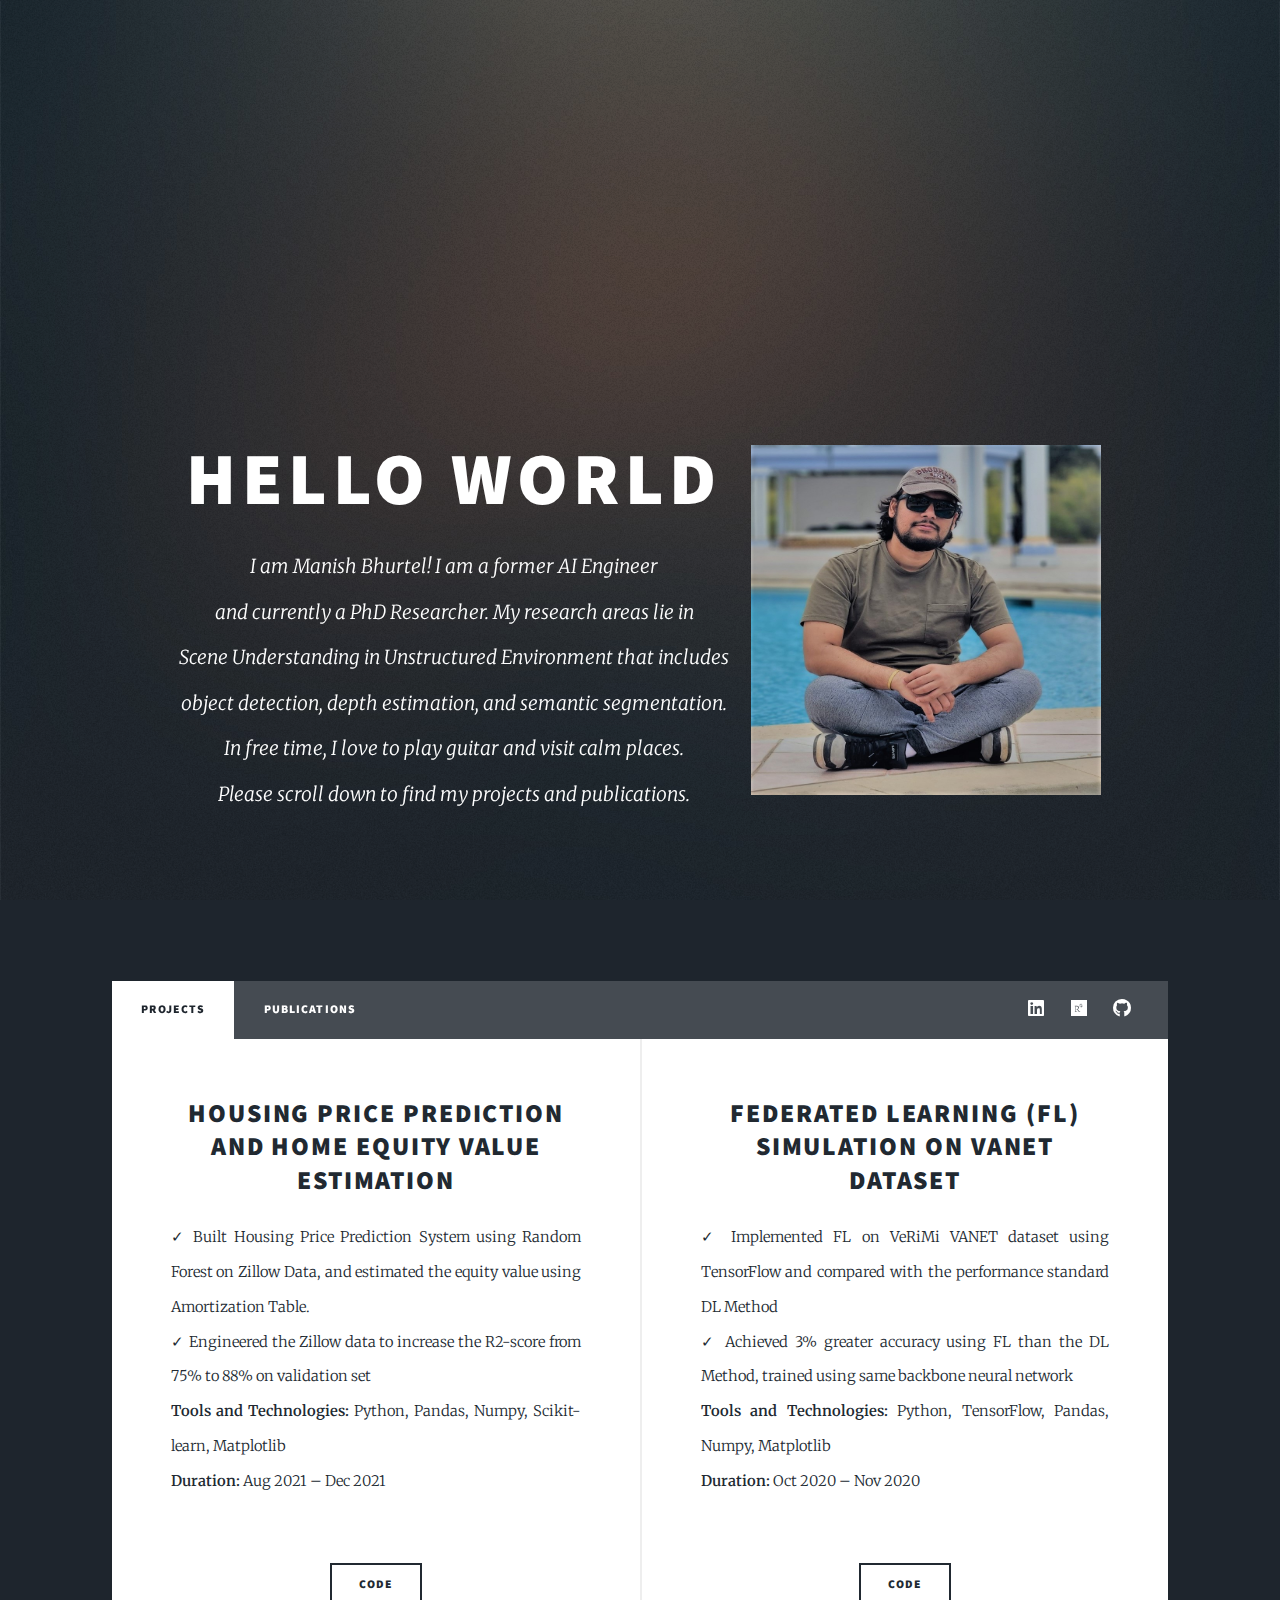
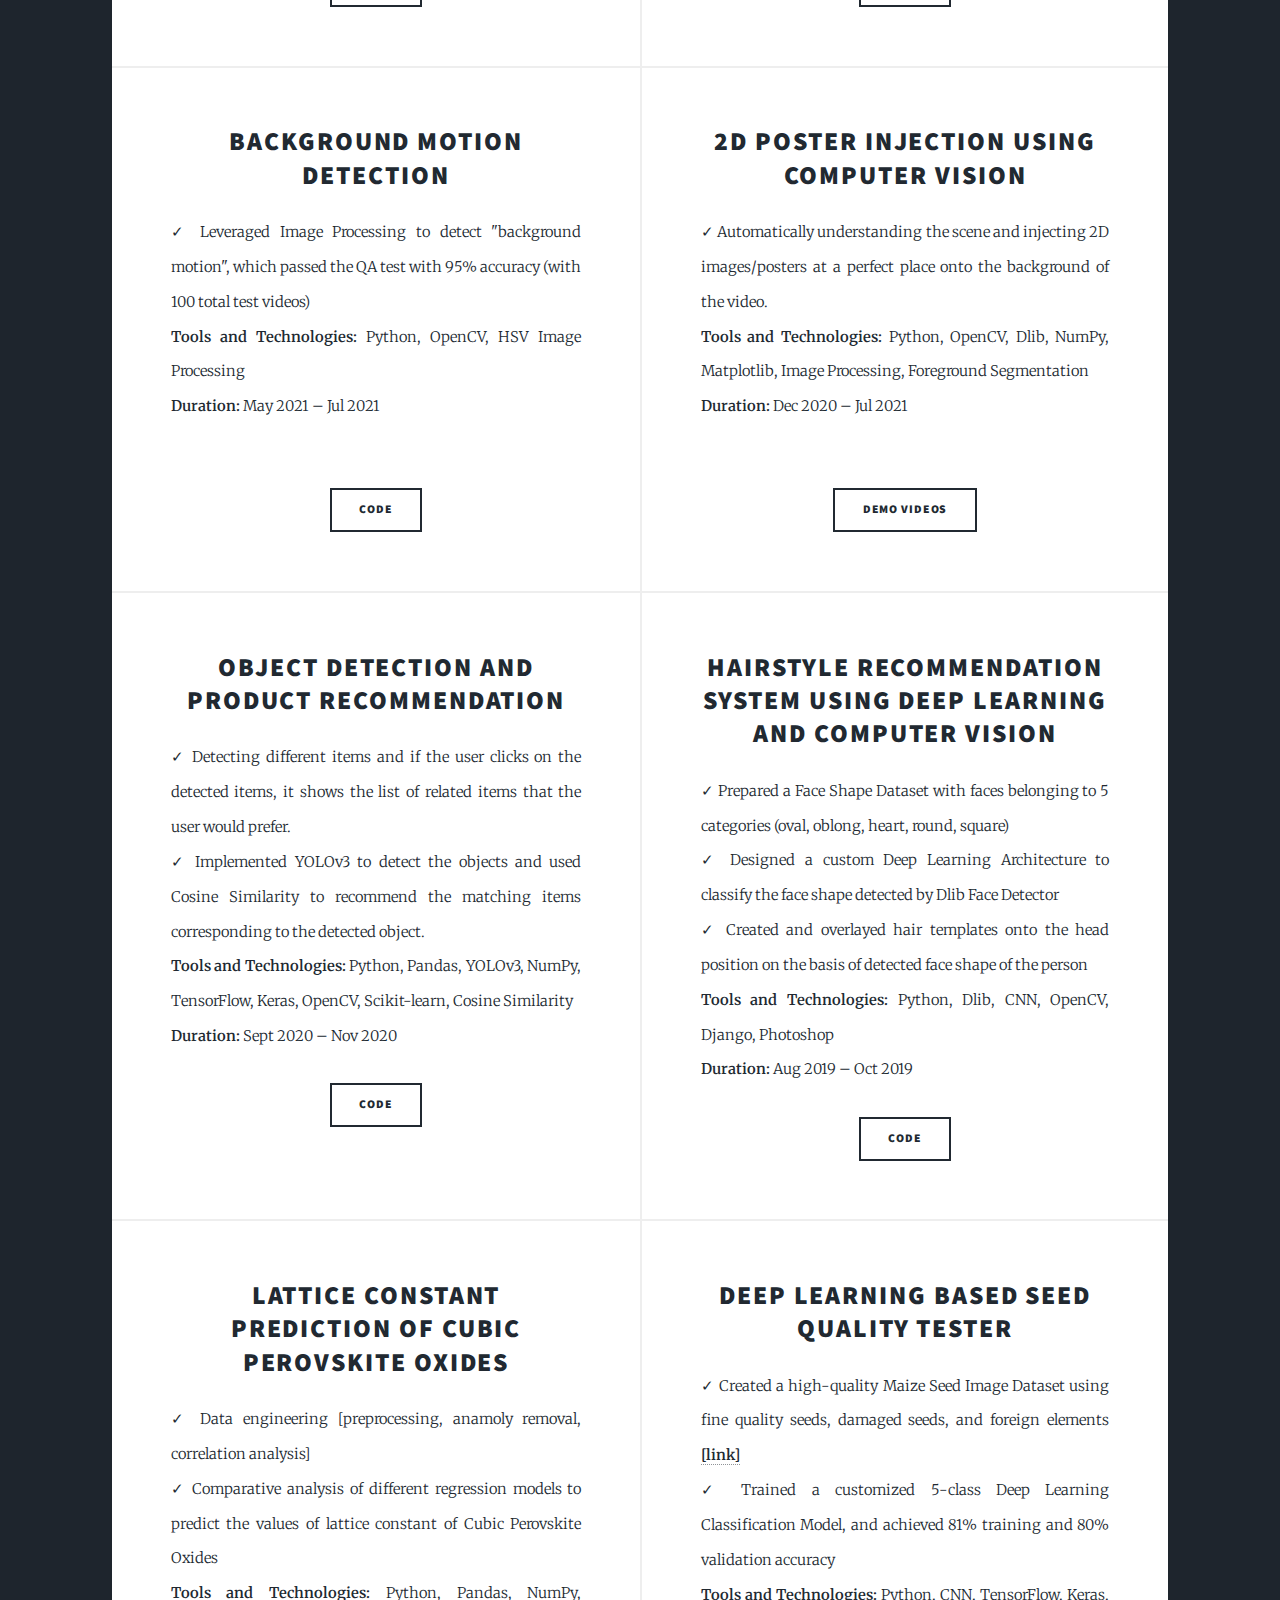
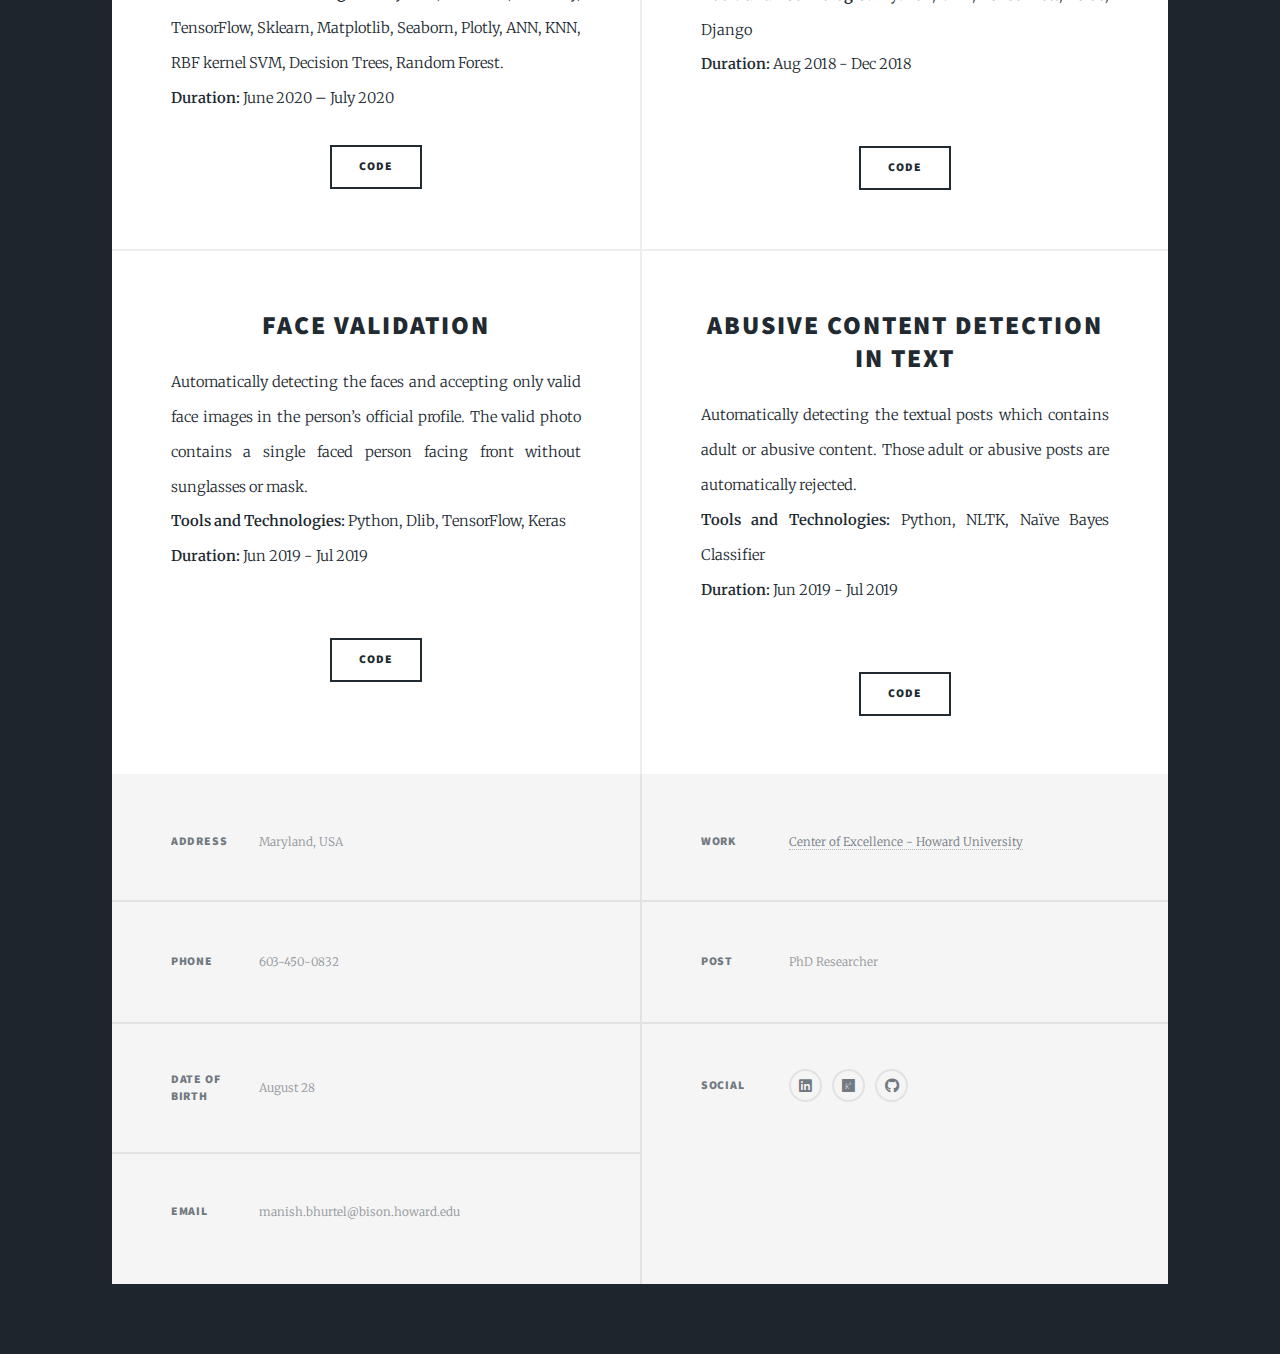
<file: index.html>
<!DOCTYPE HTML>
<html>
	<head>
		<title>Manish Bhurtel</title>
		<meta charset="utf-8" />
		<meta name="viewport" content="width=device-width, initial-scale=1, user-scalable=no" />
		<link rel="stylesheet" href="assets/css/main.css" />
		<noscript><link rel="stylesheet" href="assets/css/noscript.css" /></noscript>
	</head>
	<body class="is-preload">

		<!-- Wrapper -->
			<div id="wrapper" class="fade-in">

				<!-- Intro -->
				<br>
				<div id="intro">
				<div class="jumbotron ">
				    <div class="container">
				        <div class="row">
				            <div class="col-md-20">
				                <h1 style="color:#FFFFFF">HELLO WORLD</h1>
				                <p style="color:#FFFFFF; font-size:1.5vw">I am Manish Bhurtel! I am a former AI Engineer <br/>and currently a PhD Researcher. My research areas lie in <br/> Scene Understanding in Unstructured Environment that includes <br/> object detection, depth estimation, and semantic segmentation. <br/>In free time, I love to play guitar and visit calm places.<br/> Please scroll down to find my projects and publications.</p>
				            </div>
				            <div class="col-md-6">
				                <img src="images/test2.jpg" style="width:350px;height:350px;"/>
				            </div>
				        </div>
				      </div>
				</div>
				</div>
				<br><br><br>

				<!-- Nav -->
					<nav id="nav">
						<ul class="links">
							<li class="active"><a href="index.html#nav">Projects</a></li>
							<li><a href="publications.html#nav">Publications</a></li>
							<!-- <li><a href="#">Blogs</a></li> -->
						</ul>
						<ul class="icons">
							<li><a href="https://www.linkedin.com/in/9characters" class="icon brands fa-linkedin"><span class="label">LinkedIn</span></a></li>
							
							<li><a href="https://www.researchgate.net/profile/Manish_Bhurtel" class="icon brands fa-researchgate"><span class="label">ResearchGate</span></a></li>
							
							<li><a href="https://github.com/9characters" class="icon brands fa-github"><span class="label">GitHub</span></a></li>
						</ul>
					</nav>

				<!-- Main -->
					<div id="main">
							<section class="posts">
								<article>
									<header>
										<h2>Housing Price Prediction and Home Equity Value Estimation</h2>
									</header>
									<!-- <a href="https://github.com/9characters/2D-Poster_injection" class="image fit"><img src="images/pic02.jpg" alt="" /></a> -->
									<p>&#x2713; Built Housing Price Prediction System using Random Forest on Zillow Data, and estimated the equity value using Amortization Table. <br/>
									&#x2713; Engineered the Zillow data to increase the R2-score from 75% to 88% on validation set<br/>
									<b>Tools and Technologies:</b> Python, Pandas, Numpy, Scikit-learn, Matplotlib<br/>
									<b>Duration:</b> Aug 2021 – Dec 2021</p><br/>
									<ul class="actions special">
										<li><a href="https://github.com/9characters/HEQRegression" class="button">Code</a></li>
									</ul>
								</article>

								<article>
									<header>
										<h2>Federated Learning (FL) Simulation on VANET Dataset</h2>
									</header>
									<!-- <a href="https://github.com/9characters/2D-Poster_injection" class="image fit"><img src="images/pic02.jpg" alt="" /></a> -->
									<p>&#x2713; Implemented FL on VeRiMi VANET dataset using TensorFlow and compared with the performance standard DL Method<br/>
									&#x2713; Achieved 3% greater accuracy using FL than the DL Method, trained using same backbone neural network<br/>
									<b>Tools and Technologies:</b> Python, TensorFlow, Pandas, Numpy, Matplotlib<br/>
									<b>Duration:</b> Oct 2020 – Nov 2020</p><br/>
									<ul class="actions special">
										<li><a href="https://github.com/9characters/Federated-Learning-VANET" class="button">Code</a></li>
									</ul>
								</article>

								<article>
									<header>
										<h2>Background Motion Detection</h2>
									</header>
									<!-- <a href="https://github.com/9characters/2D-Poster_injection" class="image fit"><img src="images/pic02.jpg" alt="" /></a> -->
									<p>&#x2713; Leveraged Image Processing to detect "background motion", which passed the QA test with 95% accuracy (with 100 total test videos)<br/>
									<b>Tools and Technologies:</b> Python, OpenCV, HSV Image Processing<br/>
									<b>Duration:</b> May 2021 – Jul 2021</p><br/>
									<ul class="actions special">
										<li><a href="#" class="button">Code</a></li>
									</ul>
								</article>

								
								<article>
									<header>
										<h2>2D Poster Injection using Computer Vision</a></h2>
									</header>
									<!-- <a href="https://github.com/9characters/2D-Poster_injection" class="image fit"><img src="images/pic02.jpg" alt="" /></a> -->
									<p>&#x2713; Automatically understanding the scene and injecting 2D images/posters at a perfect place onto the background of the video. <br/>
									<b>Tools and Technologies:</b> Python, OpenCV, Dlib, NumPy, Matplotlib, Image Processing, Foreground Segmentation<br/>
									<b>Duration:</b> Dec 2020 – Jul 2021</p><br/>
									<ul class="actions special">
										<li><a href="https://github.com/9characters/2D-Poster_injection" class="button">Demo Videos</a></li>
									</ul>
								</article>
								<article>
									<header>
										<h2>Object Detection and Product Recommendation</h2>
									</header>
									<!-- <a href="https://github.com/9characters/Object-Detection-and-Recommendation" class="image fit"><img src="images/pic03.jpg" alt="" /></a> -->
									<p>&#x2713; Detecting different items and if the user clicks on the detected items, it shows the list of related items that the user would prefer.<br/>
									&#x2713; Implemented YOLOv3 to detect the objects and used Cosine Similarity to recommend the matching items corresponding to the detected object. <br/>
									<b>Tools and Technologies:</b> Python, Pandas, YOLOv3, NumPy, TensorFlow, Keras, OpenCV, Scikit-learn, Cosine Similarity<br/>
									<b>Duration:</b> Sept 2020 – Nov 2020</p>
									<ul class="actions special">
										<li><a href="https://github.com/9characters/Object-Detection-and-Recommendation" class="button">Code</a></li>
									</ul>
								</article>


								<article>
									<header>
										<!-- <span class="date">April 11, 2017</span> -->
										<h2>Hairstyle Recommendation System using Deep Learning and Computer Vision</h2>
									</header>
									<!-- <a href="https://github.com/9characters/Hair-Style-Recommendation-System" class="image fit"><img src="images/pic06.jpg" alt="" /></a> -->
									<p>&#x2713; Prepared a Face Shape Dataset with faces belonging to 5 categories (oval, oblong, heart, round, square) <br/>
									&#x2713; Designed a custom Deep Learning Architecture to classify the face shape detected by Dlib Face Detector <br/>
									&#x2713; Created and overlayed hair templates onto the head position on the basis of detected face shape of the person<br/>
									<b>Tools and Technologies:</b> Python, Dlib, CNN, OpenCV, Django, Photoshop<br/>
									<b>Duration:</b> Aug 2019 – Oct 2019</p>
									<ul class="actions special">
										<li><a href="https://github.com/9characters/Hair-Style-Recommendation-System" class="button">Code</a></li>
									</ul>
								</article>

								<article>
									<header>
										<!-- <span class="date">April 14, 2017</span> -->
										<h2>Lattice Constant Prediction of Cubic Perovskite Oxides</h2>
									</header>
									<!-- <a href="https://github.com/9characters/Regression-Performance-Analysis" class="image fit"><img src="images/pic05.jpg" alt="" /></a> -->
									<p>&#x2713; Data engineering [preprocessing, anamoly removal, correlation analysis] <br/>
									&#x2713; Comparative analysis of different regression models to predict the values of lattice constant of Cubic Perovskite Oxides<br/>
									<b>Tools and Technologies:</b> Python, Pandas, NumPy, TensorFlow, Sklearn, Matplotlib, Seaborn, Plotly, ANN, KNN, RBF kernel SVM, Decision Trees, Random Forest.<br/>
									<b>Duration:</b> June 2020 – July 2020</p>
									<ul class="actions special">
										<li><a href="https://github.com/9characters/Regression-Performance-Analysis" class="button">Code</a></li>
									</ul>
								</article>

								<article>
									<header>
										<!-- <span class="date">April 7, 2017</span> -->
										<h2>Deep Learning Based Seed Quality Tester</a></h2>
									</header>

									<!-- <a href="https://github.com/9characters/seedqt" class="image fit"><br/><img src="images/pic07.jpg" alt="" /></a> -->
									<p>&#x2713; Created a high-quality Maize Seed Image Dataset using fine quality seeds, damaged seeds, and foreign elements <a href="https://www.kaggle.com/datasets/zom8ie99/maize-seed"><b>[link]</b></a><br/>
									&#x2713; Trained a customized 5-class Deep Learning Classification Model, and achieved 81% training and 80% validation accuracy <br/>
									<b>Tools and Technologies:</b> Python, CNN, TensorFlow, Keras, Django<br/>
									<b>Duration:</b> Aug 2018 - Dec 2018</p><br/>
									<ul class="actions special">
										<li><a href="https://github.com/9characters/seedqt" class="button">Code</a></li>
									</ul>
								</article>
								<article>
									<header>
										<!-- <span class="date">April 7, 2017</span> -->
										<h2>Face Validation</a></h2>
									</header>

									<!-- <a href="#" class="image fit"><br/><img src="images/pic07.jpg" alt="" /></a> -->
									<p>Automatically detecting the faces and accepting only valid face images in the person’s official profile. The valid photo contains a single faced person facing front without sunglasses or mask.<br/>
									<b>Tools and Technologies:</b> Python, Dlib, TensorFlow, Keras<br/>
									<b>Duration:</b> Jun 2019 - Jul 2019</p><br/>
									<ul class="actions special">
										<li><a href="https://github.com/9characters/Face-Validation" class="button">Code</a></li>
									</ul>
								</article>
								<article>
									<header>
										<!-- <span class="date">April 7, 2017</span> -->
										<h2>Abusive Content Detection in Text</a></h2>
									</header>

									<!-- <a href="https://github.com/9characters/Abusive-Content-Detection" class="image fit"><img src="images/pic07.jpg" alt="" /></a> -->
									<p>Automatically detecting the textual posts which contains adult or abusive content. Those adult or abusive posts are automatically rejected.<br/>
									<b>Tools and Technologies: </b>Python, NLTK, Naïve Bayes Classifier <br/>
									<b>Duration: </b>Jun 2019 - Jul 2019</p><br/>
									<ul class="actions special">
										<li><a href="https://github.com/9characters/Abusive-Content-Detection" class="button">Code</a></li>
									</ul>
								</article>
							</section>

						<!-- Footer -->
	<!-- 						<footer>
								<div class="pagination">
									<a href="#" class="page active">1</a>
								</div>
							</footer> -->

					</div>

				<!-- Footer -->
					<footer id="footer">
						<section class="split contact">
							<section class="alt">
								<h3>Address</h3>
								<p>Maryland, USA<br /></p>
							</section>
							<section>
								<h3>Phone</h3>
								<p>603-450-0832</p>
							</section>
							<section>
								<h3>Date Of Birth</h3>
								<p>August 28</p>
							</section>
														<section>
								<h3>Email</h3>
								<p>manish.bhurtel@bison.howard.edu</p>
							</section>
						</section>

						<section class="split contact">
							<section class="alt">
								<h3>Work</h3>
								<p><a href="https://www.dod-coe4ai-ml.org/">Center of Excellence - Howard University</a><br /></p>
							</section>
							<section>
								<h3>POST</h3>
								<p>PhD Researcher</p>
							</section>
							<section>
								<h3>Social</h3>
								<ul class="icons alt">
								<li><a href="https://www.linkedin.com/in/9characters" class="icon brands fa-linkedin"><span class="label">Linked In</span></a></li>
							
								<li><a href="https://www.researchgate.net/profile/Manish_Bhurtel" class="icon brands fa-researchgate"><span class="label">Research Gate</span></a></li>
								
								<li><a href="https://github.com/9characters" class="icon brands fa-github"><span class="label">GitHub</span></a></li>
								</ul>
							</section>
						</section>
					</footer>

					<br><br>

			</div>

		<!-- Scripts -->
			<script src="assets/js/jquery.min.js"></script>
			<script src="assets/js/jquery.scrollex.min.js"></script>
			<script src="assets/js/jquery.scrolly.min.js"></script>
			<script src="assets/js/browser.min.js"></script>
			<script src="assets/js/breakpoints.min.js"></script>
			<script src="assets/js/util.js"></script>
			<script src="assets/js/main.js"></script>

	</body>
</html>
</file>
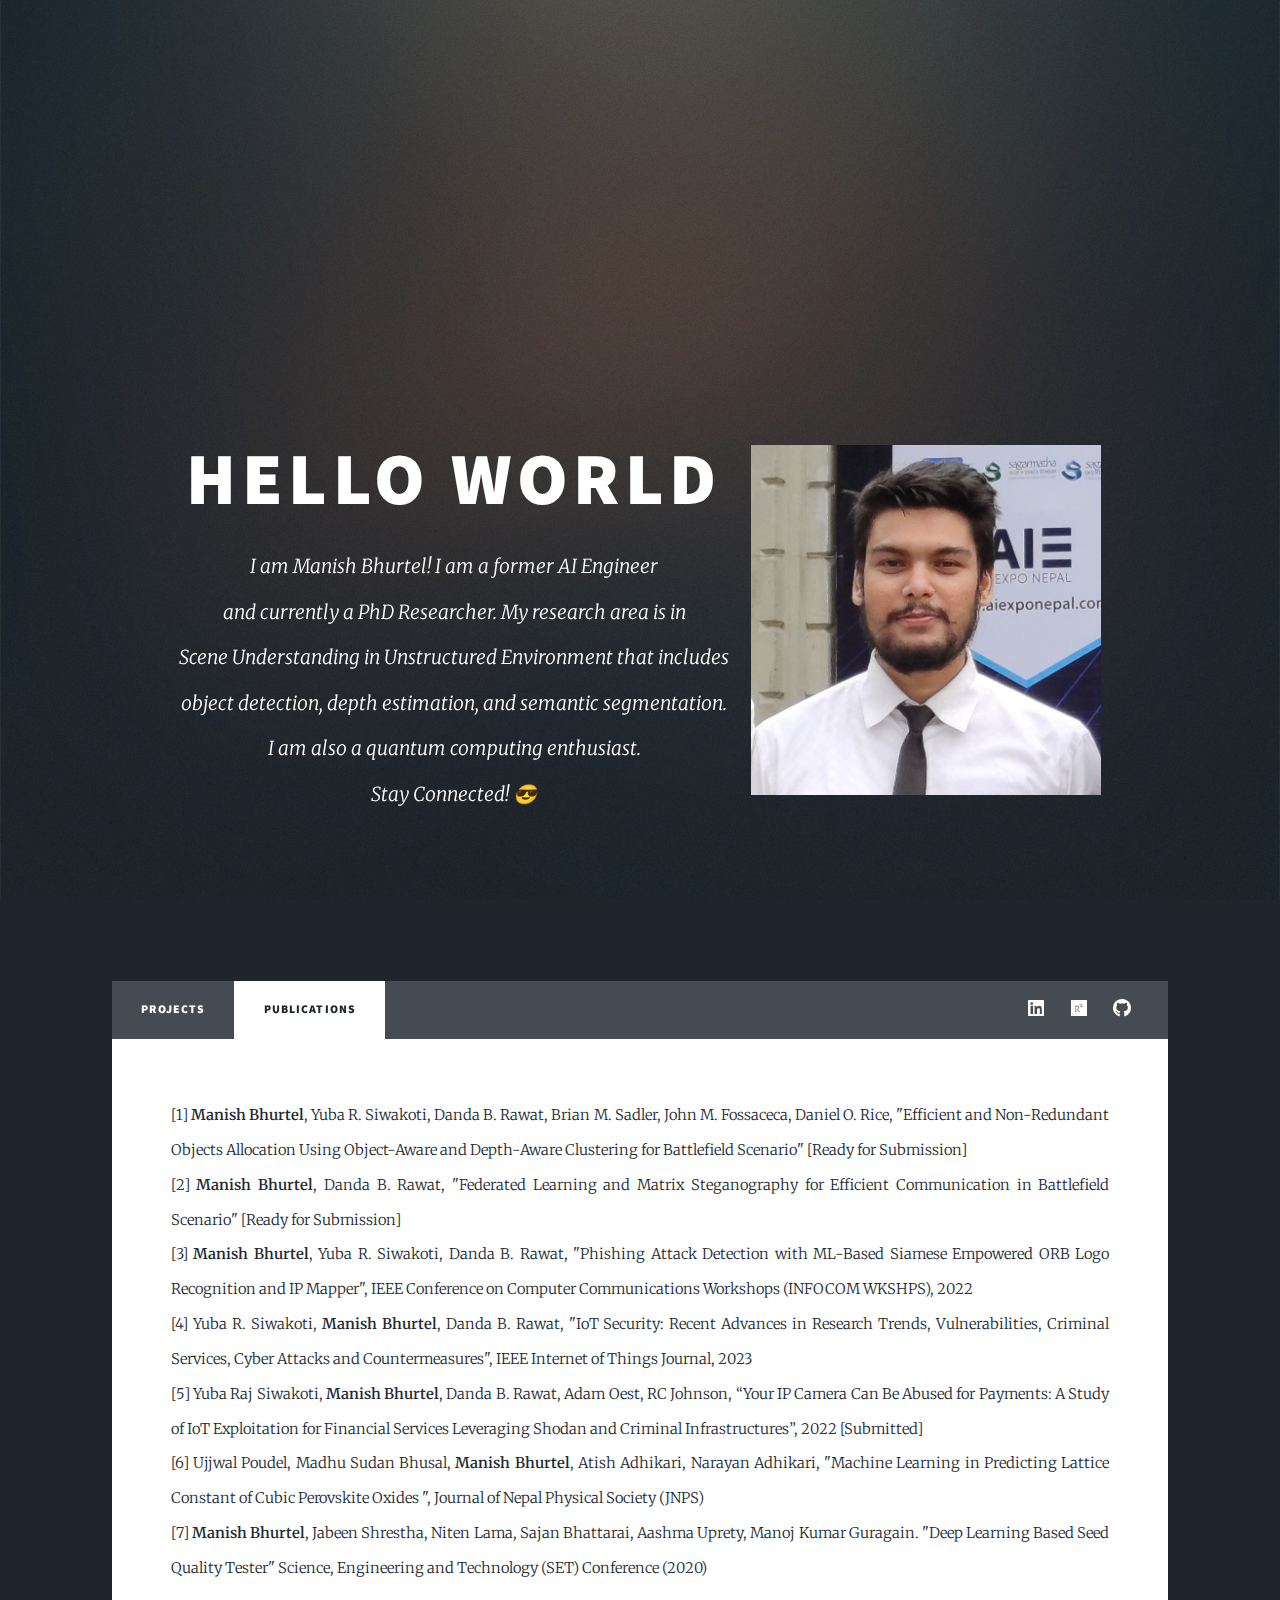
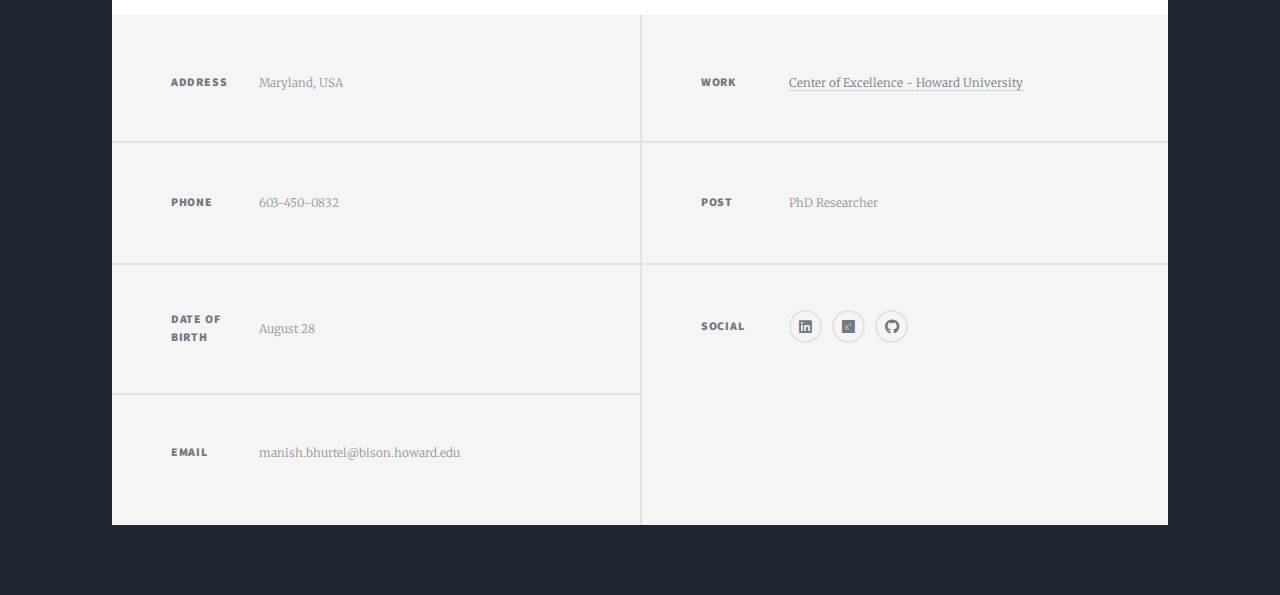
<file: publications.html>
<!DOCTYPE HTML>
<html>
	<head>
		<title>Manish Bhurtel</title>
		<meta charset="utf-8" />
		<meta name="viewport" content="width=device-width, initial-scale=1, user-scalable=no" />
		<link rel="stylesheet" href="assets/css/main.css" />
		<noscript><link rel="stylesheet" href="assets/css/noscript.css" /></noscript>
	</head>
	<body class="is-preload">

		<!-- Wrapper -->
			<div id="wrapper" class="fade-in">

				<!-- Intro -->
				<br>
				<div id="intro">
				<div class="jumbotron ">
				    <div class="container">
				        <div class="row">
				            <div class="col-md-20">
				                <h1 style="color:#FFFFFF">HELLO WORLD</h1>
				                <p style="color:#FFFFFF; font-size:1.5vw">I am Manish Bhurtel! I am a former AI Engineer <br/>and currently a PhD Researcher. My research area is in <br/> Scene Understanding in Unstructured Environment that includes <br/> object detection, depth estimation, and semantic segmentation. <br/>I am also a quantum computing enthusiast.<br/> Stay Connected! &#128526;</p>
				            </div>
				            <div class="col-md-6">
				                <img src="images/test1.jpg" style="width:350px;height:350px;"/>
				            </div>
				        </div>
				      </div>
				</div>
				</div>
				<br><br><br>

				<!-- Nav -->
					<nav id="nav">
						<ul class="links">
							<li><a href="index.html#nav">Projects</a></li>
							<li class="active"><a href="publications.html#nav">Publications</a></li>
							<!-- <li><a href="#">Blogs</a></li> -->
						</ul>
						<ul class="icons">
							<li><a href="https://www.linkedin.com/in/9characters" class="icon brands fa-linkedin"><span class="label">LinkedIn</span></a></li>
							
							<li><a href="https://www.researchgate.net/profile/Manish_Bhurtel" class="icon brands fa-researchgate"><span class="label">ResearchGate</span></a></li>
							
							<li><a href="https://github.com/9characters" class="icon brands fa-github"><span class="label">GitHub</span></a></li>
						</ul>
					</nav>

				<!-- Main -->
				<div id="main">
					<p>[1] <b>Manish Bhurtel</b>, Yuba R. Siwakoti, Danda B. Rawat, Brian M. Sadler, John M. Fossaceca, Daniel O. Rice, "Efficient and Non-Redundant Objects Allocation Using Object-Aware and Depth-Aware Clustering for Battlefield Scenario" [Ready for Submission] <br/>
					[2] <b>Manish Bhurtel</b>, Danda B. Rawat, "Federated Learning and Matrix Steganography for Efficient Communication in Battlefield Scenario" [Ready for Submission] <br/>
					[3] <b>Manish Bhurtel</b>, Yuba R. Siwakoti, Danda B. Rawat, "Phishing Attack Detection with ML-Based Siamese Empowered ORB Logo Recognition and IP Mapper", IEEE Conference on Computer Communications Workshops (INFOCOM WKSHPS), 2022 <br/>
					[4] Yuba R. Siwakoti, <b>Manish Bhurtel</b>, Danda B. Rawat, "IoT Security: Recent Advances in Research Trends, Vulnerabilities, Criminal Services, Cyber Attacks and Countermeasures", IEEE Internet of Things Journal, 2023 <br/>
					[5] Yuba Raj Siwakoti, <b>Manish Bhurtel</b>, Danda B. Rawat, Adam Oest, RC Johnson, “Your IP Camera Can Be Abused for Payments: A Study of IoT Exploitation for Financial Services Leveraging Shodan and Criminal Infrastructures”, 2022 [Submitted] <br/>
					[6] Ujjwal Poudel, Madhu Sudan Bhusal, <b>Manish Bhurtel</b>, Atish Adhikari, Narayan Adhikari, "Machine Learning in Predicting Lattice Constant of Cubic Perovskite Oxides ", Journal of Nepal Physical Society (JNPS) <br/>
					[7] <b>Manish Bhurtel</b>, Jabeen Shrestha, Niten Lama, Sajan Bhattarai, Aashma Uprety, Manoj Kumar Guragain. "Deep Learning Based Seed Quality Tester" Science, Engineering and Technology (SET) Conference (2020)</p>
				</div>

				<!-- Footer -->
					<footer id="footer">
						<section class="split contact">
							<section class="alt">
								<h3>Address</h3>
								<p>Maryland, USA<br /></p>
							</section>
							<section>
								<h3>Phone</h3>
								<p>603-450-0832</p>
							</section>
							<section>
								<h3>Date Of Birth</h3>
								<p>August 28</p>
							</section>
														<section>
								<h3>Email</h3>
								<p>manish.bhurtel@bison.howard.edu</p>
							</section>
						</section>

						<section class="split contact">
							<section class="alt">
								<h3>Work</h3>
								<p><a href="https://www.dod-coe4ai-ml.org/">Center of Excellence - Howard University</a><br /></p>
							</section>
							<section>
								<h3>POST</h3>
								<p>PhD Researcher</p>
							</section>
							<section>
								<h3>Social</h3>
								<ul class="icons alt">
								<li><a href="https://www.linkedin.com/in/9characters" class="icon brands fa-linkedin"><span class="label">Linked In</span></a></li>
							
								<li><a href="https://www.researchgate.net/profile/Manish_Bhurtel" class="icon brands fa-researchgate"><span class="label">Research Gate</span></a></li>
								
								<li><a href="https://github.com/9characters" class="icon brands fa-github"><span class="label">GitHub</span></a></li>
								</ul>
							</section>
						</section>
					</footer>

					<br><br>

			</div>

		<!-- Scripts -->
			<script src="assets/js/jquery.min.js"></script>
			<script src="assets/js/jquery.scrollex.min.js"></script>
			<script src="assets/js/jquery.scrolly.min.js"></script>
			<script src="assets/js/browser.min.js"></script>
			<script src="assets/js/breakpoints.min.js"></script>
			<script src="assets/js/util.js"></script>
			<script src="assets/js/main.js"></script>

	</body>
</html>
</file>
<file: assets/css/main.css>
@import url(fontawesome-all.min.css);
@import url("https://fonts.googleapis.com/css?family=Merriweather:300,700,300italic,700italic|Source+Sans+Pro:900");

/*
	Massively by HTML5 UP
	html5up.net | @ajlkn
	Free for personal and commercial use under the CCA 3.0 license (html5up.net/license)
*/

html, body, div, span, applet, object,
iframe, h1, h2, h3, h4, h5, h6, p, blockquote,
pre, a, abbr, acronym, address, big, cite,
code, del, dfn, em, img, ins, kbd, q, s, samp,
small, strike, strong, sub, sup, tt, var, b,
u, i, center, dl, dt, dd, ol, ul, li, fieldset,
form, label, legend, table, caption, tbody,
tfoot, thead, tr, th, td, article, aside,
canvas, details, embed, figure, figcaption,
footer, header, hgroup, menu, nav, output, ruby,
section, summary, time, mark, audio, video {
	margin: 0;
	padding: 0;
	border: 0;
	font-size: 100%;
	font: inherit;
	vertical-align: baseline;}

article, aside, details, figcaption, figure,
footer, header, hgroup, menu, nav, section {
	display: block;}

body {
	line-height: 1;
}

html {
	scroll-behavior: smooth;
}

ol, ul {
	list-style: none;
}

blockquote, q {
	quotes: none;
}

	blockquote:before, blockquote:after, q:before, q:after {
		content: '';
		content: none;
	}

table {
	border-collapse: collapse;
	border-spacing: 0;
}

body {
	-webkit-text-size-adjust: none;
}

mark {
	background-color: transparent;
	color: inherit;
}

input::-moz-focus-inner {
	border: 0;
	padding: 0;
}

input, select, textarea {
	-moz-appearance: none;
	-webkit-appearance: none;
	-ms-appearance: none;
	appearance: none;
}

/* Basic */

	@-ms-viewport {
		width: device-width;
	}

	body {
		-ms-overflow-style: scrollbar;
	}

	@media screen and (max-width: 480px) {

		html, body {
			min-width: 320px;
		}

	}

	html {
		box-sizing: border-box;
	}

	*, *:before, *:after {
		box-sizing: inherit;
	}

	body {
		background-color: #1e252d;
	}

		body.is-preload *, body.is-preload *:before, body.is-preload *:after {
			-moz-animation: none !important;
			-webkit-animation: none !important;
			-ms-animation: none !important;
			animation: none !important;
			-moz-transition: none !important;
			-webkit-transition: none !important;
			-ms-transition: none !important;
			transition: none !important;
		}

/* Type */

	html {
		font-size: 16pt;
	}

		@media screen and (max-width: 1680px) {

			html {
				font-size: 12pt;
			}

		}

		@media screen and (max-width: 1280px) {

			html {
				font-size: 11pt;
			}

		}

		@media screen and (max-width: 360px) {

			html {
				font-size: 10pt;
			}

		}

	body {
		color: #212931;
	}

	body, input, select, textarea {
		font-family: "Merriweather", Georgia, serif;
		font-weight: 300;
		font-size: 1rem;
		line-height: 2.375;
	}

	a {
		-moz-transition: color 0.2s ease-in-out, background-color 0.2s ease-in-out, border-color 0.2s ease-in-out, box-shadow 0.2s ease-in-out;
		-webkit-transition: color 0.2s ease-in-out, background-color 0.2s ease-in-out, border-color 0.2s ease-in-out, box-shadow 0.2s ease-in-out;
		-ms-transition: color 0.2s ease-in-out, background-color 0.2s ease-in-out, border-color 0.2s ease-in-out, box-shadow 0.2s ease-in-out;
		transition: color 0.2s ease-in-out, background-color 0.2s ease-in-out, border-color 0.2s ease-in-out, box-shadow 0.2s ease-in-out;
		border-bottom: dotted 1px;
		text-decoration: none;
	}

		a:hover {
			border-bottom-color: transparent;
		}

	strong, b {
		font-weight: 600;
	}

	em, i {
		font-style: italic;
	}

	p {
		text-align: justify;
		margin: 0 0 2rem 0;
	}

	h1, h2, h3, h4, h5, h6 {
		font-family: "Source Sans Pro", Helvetica, sans-serif;
		font-weight: 900;
		line-height: 1.5;
		letter-spacing: 0.075em;
		text-transform: uppercase;
		margin: 0 0 1rem 0;
	}

		h1 a, h2 a, h3 a, h4 a, h5 a, h6 a {
			border-bottom: 0;
			color: inherit;
			text-decoration: none;
		}

	h1 {
		font-size: 4rem;
		line-height: 1.1;
		margin: 0 0 2rem 0;
	}

	h2 {
		font-size: 1.75rem;
		line-height: 1.3;
		margin: 0 0 1.5rem 0;
	}

	h3 {
		font-size: 1.25rem;
		margin: 0 0 1.5rem 0;
	}

	h4 {
		font-size: 1rem;
	}

	h5 {
		font-size: 0.9rem;
	}

	h6 {
		font-size: 0.8rem;
	}

	sub {
		font-size: 0.8rem;
		position: relative;
		top: 0.5rem;
	}

	sup {
		font-size: 0.8rem;
		position: relative;
		top: -0.5rem;
	}

	blockquote {
		border-left: solid 4px;
		font-style: italic;
		margin: 0 0 2rem 0;
		padding: 0.5rem 0 0.5rem 2rem;
	}

	code {
		border: solid 2px;
		font-family: "Courier New", monospace;
		font-size: 0.9rem;
		margin: 0 0.25rem;
		padding: 0.25rem 0.65rem;
	}

	pre {
		-webkit-overflow-scrolling: touch;
		font-family: "Courier New", monospace;
		font-size: 0.9rem;
		margin: 0 0 2rem 0;
	}

		pre code {
			display: block;
			line-height: 1.75;
			padding: 1rem 1.5rem;
			overflow-x: auto;
		}

	hr {
		border: 0;
		border-bottom: solid 2px;
		margin: 3rem 0;
	}

		hr.major {
			margin: 5rem 0;
		}

	.align-left {
		text-align: left;
	}

	.align-center {
		text-align: center;
	}

	.align-right {
		text-align: right;
	}

	input, select, textarea {
		color: #212931;
	}

	a {
		color: #212931;
		border-bottom-color: rgba(33, 41, 49, 0.5);
	}

		a:hover {
			border-bottom-color: transparent;
			color: #18bfef !important;
		}

	strong, b {
		color: #212931;
	}

	h1, h2, h3, h4, h5, h6 {
		color: #212931;
	}

	blockquote {
		border-left-color: #eeeeee;
	}

	code {
		background: rgba(220, 220, 220, 0.25);
		border-color: #eeeeee;
	}

	hr {
		border-bottom-color: #eeeeee;
	}

/* Row */

	.row {
		display: flex;
		flex-wrap: wrap;
		box-sizing: border-box;
		align-items: stretch;
	}

		.row > * {
			box-sizing: border-box;
		}

		.row.gtr-uniform > * > :last-child {
			margin-bottom: 0;
		}

		.row.aln-left {
			justify-content: flex-start;
		}

		.row.aln-center {
			justify-content: center;
		}

		.row.aln-right {
			justify-content: flex-end;
		}

		.row.aln-top {
			align-items: flex-start;
		}

		.row.aln-middle {
			align-items: center;
		}

		.row.aln-bottom {
			align-items: flex-end;
		}

		.row > .imp {
			order: -1;
		}

		.row > .col-1 {
			width: 8.33333%;
		}

		.row > .off-1 {
			margin-left: 8.33333%;
		}

		.row > .col-2 {
			width: 16.66667%;
		}

		.row > .off-2 {
			margin-left: 16.66667%;
		}

		.row > .col-3 {
			width: 25%;
		}

		.row > .off-3 {
			margin-left: 25%;
		}

		.row > .col-4 {
			width: 33.33333%;
		}

		.row > .off-4 {
			margin-left: 33.33333%;
		}

		.row > .col-5 {
			width: 41.66667%;
		}

		.row > .off-5 {
			margin-left: 41.66667%;
		}

		.row > .col-6 {
			width: 50%;
		}

		.row > .off-6 {
			margin-left: 50%;
		}

		.row > .col-7 {
			width: 58.33333%;
		}

		.row > .off-7 {
			margin-left: 58.33333%;
		}

		.row > .col-8 {
			width: 66.66667%;
		}

		.row > .off-8 {
			margin-left: 66.66667%;
		}

		.row > .col-9 {
			width: 75%;
		}

		.row > .off-9 {
			margin-left: 75%;
		}

		.row > .col-10 {
			width: 83.33333%;
		}

		.row > .off-10 {
			margin-left: 83.33333%;
		}

		.row > .col-11 {
			width: 91.66667%;
		}

		.row > .off-11 {
			margin-left: 91.66667%;
		}

		.row > .col-12 {
			width: 100%;
		}

		.row > .off-12 {
			margin-left: 100%;
		}

		.row.gtr-0 {
			margin-top: 0;
			margin-left: 0rem;
		}

			.row.gtr-0 > * {
				padding: 0 0 0 0rem;
			}

			.row.gtr-0.gtr-uniform {
				margin-top: 0rem;
			}

				.row.gtr-0.gtr-uniform > * {
					padding-top: 0rem;
				}

		.row.gtr-25 {
			margin-top: 0;
			margin-left: -0.375rem;
		}

			.row.gtr-25 > * {
				padding: 0 0 0 0.375rem;
			}

			.row.gtr-25.gtr-uniform {
				margin-top: -0.375rem;
			}

				.row.gtr-25.gtr-uniform > * {
					padding-top: 0.375rem;
				}

		.row.gtr-50 {
			margin-top: 0;
			margin-left: -0.75rem;
		}

			.row.gtr-50 > * {
				padding: 0 0 0 0.75rem;
			}

			.row.gtr-50.gtr-uniform {
				margin-top: -0.75rem;
			}

				.row.gtr-50.gtr-uniform > * {
					padding-top: 0.75rem;
				}

		.row {
			margin-top: 0;
			margin-left: -1.5rem;
		}

			.row > * {
				padding: 0 0 0 1.5rem;
			}

			.row.gtr-uniform {
				margin-top: -1.5rem;
			}

				.row.gtr-uniform > * {
					padding-top: 1.5rem;
				}

		.row.gtr-150 {
			margin-top: 0;
			margin-left: -2.25rem;
		}

			.row.gtr-150 > * {
				padding: 0 0 0 2.25rem;
			}

			.row.gtr-150.gtr-uniform {
				margin-top: -2.25rem;
			}

				.row.gtr-150.gtr-uniform > * {
					padding-top: 2.25rem;
				}

		.row.gtr-200 {
			margin-top: 0;
			margin-left: -3rem;
		}

			.row.gtr-200 > * {
				padding: 0 0 0 3rem;
			}

			.row.gtr-200.gtr-uniform {
				margin-top: -3rem;
			}

				.row.gtr-200.gtr-uniform > * {
					padding-top: 3rem;
				}

		@media screen and (max-width: 1680px) {

			.row {
				display: flex;
				flex-wrap: wrap;
				box-sizing: border-box;
				align-items: stretch;
			}

				.row > * {
					box-sizing: border-box;
				}

				.row.gtr-uniform > * > :last-child {
					margin-bottom: 0;
				}

				.row.aln-left {
					justify-content: flex-start;
				}

				.row.aln-center {
					justify-content: center;
				}

				.row.aln-right {
					justify-content: flex-end;
				}

				.row.aln-top {
					align-items: flex-start;
				}

				.row.aln-middle {
					align-items: center;
				}

				.row.aln-bottom {
					align-items: flex-end;
				}

				.row > .imp-xlarge {
					order: -1;
				}

				.row > .col-1-xlarge {
					width: 8.33333%;
				}

				.row > .off-1-xlarge {
					margin-left: 8.33333%;
				}

				.row > .col-2-xlarge {
					width: 16.66667%;
				}

				.row > .off-2-xlarge {
					margin-left: 16.66667%;
				}

				.row > .col-3-xlarge {
					width: 25%;
				}

				.row > .off-3-xlarge {
					margin-left: 25%;
				}

				.row > .col-4-xlarge {
					width: 33.33333%;
				}

				.row > .off-4-xlarge {
					margin-left: 33.33333%;
				}

				.row > .col-5-xlarge {
					width: 41.66667%;
				}

				.row > .off-5-xlarge {
					margin-left: 41.66667%;
				}

				.row > .col-6-xlarge {
					width: 50%;
				}

				.row > .off-6-xlarge {
					margin-left: 50%;
				}

				.row > .col-7-xlarge {
					width: 58.33333%;
				}

				.row > .off-7-xlarge {
					margin-left: 58.33333%;
				}

				.row > .col-8-xlarge {
					width: 66.66667%;
				}

				.row > .off-8-xlarge {
					margin-left: 66.66667%;
				}

				.row > .col-9-xlarge {
					width: 75%;
				}

				.row > .off-9-xlarge {
					margin-left: 75%;
				}

				.row > .col-10-xlarge {
					width: 83.33333%;
				}

				.row > .off-10-xlarge {
					margin-left: 83.33333%;
				}

				.row > .col-11-xlarge {
					width: 91.66667%;
				}

				.row > .off-11-xlarge {
					margin-left: 91.66667%;
				}

				.row > .col-12-xlarge {
					width: 100%;
				}

				.row > .off-12-xlarge {
					margin-left: 100%;
				}

				.row.gtr-0 {
					margin-top: 0;
					margin-left: 0rem;
				}

					.row.gtr-0 > * {
						padding: 0 0 0 0rem;
					}

					.row.gtr-0.gtr-uniform {
						margin-top: 0rem;
					}

						.row.gtr-0.gtr-uniform > * {
							padding-top: 0rem;
						}

				.row.gtr-25 {
					margin-top: 0;
					margin-left: -0.375rem;
				}

					.row.gtr-25 > * {
						padding: 0 0 0 0.375rem;
					}

					.row.gtr-25.gtr-uniform {
						margin-top: -0.375rem;
					}

						.row.gtr-25.gtr-uniform > * {
							padding-top: 0.375rem;
						}

				.row.gtr-50 {
					margin-top: 0;
					margin-left: -0.75rem;
				}

					.row.gtr-50 > * {
						padding: 0 0 0 0.75rem;
					}

					.row.gtr-50.gtr-uniform {
						margin-top: -0.75rem;
					}

						.row.gtr-50.gtr-uniform > * {
							padding-top: 0.75rem;
						}

				.row {
					margin-top: 0;
					margin-left: -1.5rem;
				}

					.row > * {
						padding: 0 0 0 1.5rem;
					}

					.row.gtr-uniform {
						margin-top: -1.5rem;
					}

						.row.gtr-uniform > * {
							padding-top: 1.5rem;
						}

				.row.gtr-150 {
					margin-top: 0;
					margin-left: -2.25rem;
				}

					.row.gtr-150 > * {
						padding: 0 0 0 2.25rem;
					}

					.row.gtr-150.gtr-uniform {
						margin-top: -2.25rem;
					}

						.row.gtr-150.gtr-uniform > * {
							padding-top: 2.25rem;
						}

				.row.gtr-200 {
					margin-top: 0;
					margin-left: -3rem;
				}

					.row.gtr-200 > * {
						padding: 0 0 0 3rem;
					}

					.row.gtr-200.gtr-uniform {
						margin-top: -3rem;
					}

						.row.gtr-200.gtr-uniform > * {
							padding-top: 3rem;
						}

		}

		@media screen and (max-width: 1280px) {

			.row {
				display: flex;
				flex-wrap: wrap;
				box-sizing: border-box;
				align-items: stretch;
			}

				.row > * {
					box-sizing: border-box;
				}

				.row.gtr-uniform > * > :last-child {
					margin-bottom: 0;
				}

				.row.aln-left {
					justify-content: flex-start;
				}

				.row.aln-center {
					justify-content: center;
				}

				.row.aln-right {
					justify-content: flex-end;
				}

				.row.aln-top {
					align-items: flex-start;
				}

				.row.aln-middle {
					align-items: center;
				}

				.row.aln-bottom {
					align-items: flex-end;
				}

				.row > .imp-large {
					order: -1;
				}

				.row > .col-1-large {
					width: 8.33333%;
				}

				.row > .off-1-large {
					margin-left: 8.33333%;
				}

				.row > .col-2-large {
					width: 16.66667%;
				}

				.row > .off-2-large {
					margin-left: 16.66667%;
				}

				.row > .col-3-large {
					width: 25%;
				}

				.row > .off-3-large {
					margin-left: 25%;
				}

				.row > .col-4-large {
					width: 33.33333%;
				}

				.row > .off-4-large {
					margin-left: 33.33333%;
				}

				.row > .col-5-large {
					width: 41.66667%;
				}

				.row > .off-5-large {
					margin-left: 41.66667%;
				}

				.row > .col-6-large {
					width: 50%;
				}

				.row > .off-6-large {
					margin-left: 50%;
				}

				.row > .col-7-large {
					width: 58.33333%;
				}

				.row > .off-7-large {
					margin-left: 58.33333%;
				}

				.row > .col-8-large {
					width: 66.66667%;
				}

				.row > .off-8-large {
					margin-left: 66.66667%;
				}

				.row > .col-9-large {
					width: 75%;
				}

				.row > .off-9-large {
					margin-left: 75%;
				}

				.row > .col-10-large {
					width: 83.33333%;
				}

				.row > .off-10-large {
					margin-left: 83.33333%;
				}

				.row > .col-11-large {
					width: 91.66667%;
				}

				.row > .off-11-large {
					margin-left: 91.66667%;
				}

				.row > .col-12-large {
					width: 100%;
				}

				.row > .off-12-large {
					margin-left: 100%;
				}

				.row.gtr-0 {
					margin-top: 0;
					margin-left: 0rem;
				}

					.row.gtr-0 > * {
						padding: 0 0 0 0rem;
					}

					.row.gtr-0.gtr-uniform {
						margin-top: 0rem;
					}

						.row.gtr-0.gtr-uniform > * {
							padding-top: 0rem;
						}

				.row.gtr-25 {
					margin-top: 0;
					margin-left: -0.375rem;
				}

					.row.gtr-25 > * {
						padding: 0 0 0 0.375rem;
					}

					.row.gtr-25.gtr-uniform {
						margin-top: -0.375rem;
					}

						.row.gtr-25.gtr-uniform > * {
							padding-top: 0.375rem;
						}

				.row.gtr-50 {
					margin-top: 0;
					margin-left: -0.75rem;
				}

					.row.gtr-50 > * {
						padding: 0 0 0 0.75rem;
					}

					.row.gtr-50.gtr-uniform {
						margin-top: -0.75rem;
					}

						.row.gtr-50.gtr-uniform > * {
							padding-top: 0.75rem;
						}

				.row {
					margin-top: 0;
					margin-left: -1.5rem;
				}

					.row > * {
						padding: 0 0 0 1.5rem;
					}

					.row.gtr-uniform {
						margin-top: -1.5rem;
					}

						.row.gtr-uniform > * {
							padding-top: 1.5rem;
						}

				.row.gtr-150 {
					margin-top: 0;
					margin-left: -2.25rem;
				}

					.row.gtr-150 > * {
						padding: 0 0 0 2.25rem;
					}

					.row.gtr-150.gtr-uniform {
						margin-top: -2.25rem;
					}

						.row.gtr-150.gtr-uniform > * {
							padding-top: 2.25rem;
						}

				.row.gtr-200 {
					margin-top: 0;
					margin-left: -3rem;
				}

					.row.gtr-200 > * {
						padding: 0 0 0 3rem;
					}

					.row.gtr-200.gtr-uniform {
						margin-top: -3rem;
					}

						.row.gtr-200.gtr-uniform > * {
							padding-top: 3rem;
						}

		}

		@media screen and (max-width: 980px) {

			.row {
				display: flex;
				flex-wrap: wrap;
				box-sizing: border-box;
				align-items: stretch;
			}

				.row > * {
					box-sizing: border-box;
				}

				.row.gtr-uniform > * > :last-child {
					margin-bottom: 0;
				}

				.row.aln-left {
					justify-content: flex-start;
				}

				.row.aln-center {
					justify-content: center;
				}

				.row.aln-right {
					justify-content: flex-end;
				}

				.row.aln-top {
					align-items: flex-start;
				}

				.row.aln-middle {
					align-items: center;
				}

				.row.aln-bottom {
					align-items: flex-end;
				}

				.row > .imp-medium {
					order: -1;
				}

				.row > .col-1-medium {
					width: 8.33333%;
				}

				.row > .off-1-medium {
					margin-left: 8.33333%;
				}

				.row > .col-2-medium {
					width: 16.66667%;
				}

				.row > .off-2-medium {
					margin-left: 16.66667%;
				}

				.row > .col-3-medium {
					width: 25%;
				}

				.row > .off-3-medium {
					margin-left: 25%;
				}

				.row > .col-4-medium {
					width: 33.33333%;
				}

				.row > .off-4-medium {
					margin-left: 33.33333%;
				}

				.row > .col-5-medium {
					width: 41.66667%;
				}

				.row > .off-5-medium {
					margin-left: 41.66667%;
				}

				.row > .col-6-medium {
					width: 50%;
				}

				.row > .off-6-medium {
					margin-left: 50%;
				}

				.row > .col-7-medium {
					width: 58.33333%;
				}

				.row > .off-7-medium {
					margin-left: 58.33333%;
				}

				.row > .col-8-medium {
					width: 66.66667%;
				}

				.row > .off-8-medium {
					margin-left: 66.66667%;
				}

				.row > .col-9-medium {
					width: 75%;
				}

				.row > .off-9-medium {
					margin-left: 75%;
				}

				.row > .col-10-medium {
					width: 83.33333%;
				}

				.row > .off-10-medium {
					margin-left: 83.33333%;
				}

				.row > .col-11-medium {
					width: 91.66667%;
				}

				.row > .off-11-medium {
					margin-left: 91.66667%;
				}

				.row > .col-12-medium {
					width: 100%;
				}

				.row > .off-12-medium {
					margin-left: 100%;
				}

				.row.gtr-0 {
					margin-top: 0;
					margin-left: 0rem;
				}

					.row.gtr-0 > * {
						padding: 0 0 0 0rem;
					}

					.row.gtr-0.gtr-uniform {
						margin-top: 0rem;
					}

						.row.gtr-0.gtr-uniform > * {
							padding-top: 0rem;
						}

				.row.gtr-25 {
					margin-top: 0;
					margin-left: -0.375rem;
				}

					.row.gtr-25 > * {
						padding: 0 0 0 0.375rem;
					}

					.row.gtr-25.gtr-uniform {
						margin-top: -0.375rem;
					}

						.row.gtr-25.gtr-uniform > * {
							padding-top: 0.375rem;
						}

				.row.gtr-50 {
					margin-top: 0;
					margin-left: -0.75rem;
				}

					.row.gtr-50 > * {
						padding: 0 0 0 0.75rem;
					}

					.row.gtr-50.gtr-uniform {
						margin-top: -0.75rem;
					}

						.row.gtr-50.gtr-uniform > * {
							padding-top: 0.75rem;
						}

				.row {
					margin-top: 0;
					margin-left: -1.5rem;
				}

					.row > * {
						padding: 0 0 0 1.5rem;
					}

					.row.gtr-uniform {
						margin-top: -1.5rem;
					}

						.row.gtr-uniform > * {
							padding-top: 1.5rem;
						}

				.row.gtr-150 {
					margin-top: 0;
					margin-left: -2.25rem;
				}

					.row.gtr-150 > * {
						padding: 0 0 0 2.25rem;
					}

					.row.gtr-150.gtr-uniform {
						margin-top: -2.25rem;
					}

						.row.gtr-150.gtr-uniform > * {
							padding-top: 2.25rem;
						}

				.row.gtr-200 {
					margin-top: 0;
					margin-left: -3rem;
				}

					.row.gtr-200 > * {
						padding: 0 0 0 3rem;
					}

					.row.gtr-200.gtr-uniform {
						margin-top: -3rem;
					}

						.row.gtr-200.gtr-uniform > * {
							padding-top: 3rem;
						}

		}

		@media screen and (max-width: 736px) {

			.row {
				display: flex;
				flex-wrap: wrap;
				box-sizing: border-box;
				align-items: stretch;
			}

				.row > * {
					box-sizing: border-box;
				}

				.row.gtr-uniform > * > :last-child {
					margin-bottom: 0;
				}

				.row.aln-left {
					justify-content: flex-start;
				}

				.row.aln-center {
					justify-content: center;
				}

				.row.aln-right {
					justify-content: flex-end;
				}

				.row.aln-top {
					align-items: flex-start;
				}

				.row.aln-middle {
					align-items: center;
				}

				.row.aln-bottom {
					align-items: flex-end;
				}

				.row > .imp-small {
					order: -1;
				}

				.row > .col-1-small {
					width: 8.33333%;
				}

				.row > .off-1-small {
					margin-left: 8.33333%;
				}

				.row > .col-2-small {
					width: 16.66667%;
				}

				.row > .off-2-small {
					margin-left: 16.66667%;
				}

				.row > .col-3-small {
					width: 25%;
				}

				.row > .off-3-small {
					margin-left: 25%;
				}

				.row > .col-4-small {
					width: 33.33333%;
				}

				.row > .off-4-small {
					margin-left: 33.33333%;
				}

				.row > .col-5-small {
					width: 41.66667%;
				}

				.row > .off-5-small {
					margin-left: 41.66667%;
				}

				.row > .col-6-small {
					width: 50%;
				}

				.row > .off-6-small {
					margin-left: 50%;
				}

				.row > .col-7-small {
					width: 58.33333%;
				}

				.row > .off-7-small {
					margin-left: 58.33333%;
				}

				.row > .col-8-small {
					width: 66.66667%;
				}

				.row > .off-8-small {
					margin-left: 66.66667%;
				}

				.row > .col-9-small {
					width: 75%;
				}

				.row > .off-9-small {
					margin-left: 75%;
				}

				.row > .col-10-small {
					width: 83.33333%;
				}

				.row > .off-10-small {
					margin-left: 83.33333%;
				}

				.row > .col-11-small {
					width: 91.66667%;
				}

				.row > .off-11-small {
					margin-left: 91.66667%;
				}

				.row > .col-12-small {
					width: 100%;
				}

				.row > .off-12-small {
					margin-left: 100%;
				}

				.row.gtr-0 {
					margin-top: 0;
					margin-left: 0rem;
				}

					.row.gtr-0 > * {
						padding: 0 0 0 0rem;
					}

					.row.gtr-0.gtr-uniform {
						margin-top: 0rem;
					}

						.row.gtr-0.gtr-uniform > * {
							padding-top: 0rem;
						}

				.row.gtr-25 {
					margin-top: 0;
					margin-left: -0.375rem;
				}

					.row.gtr-25 > * {
						padding: 0 0 0 0.375rem;
					}

					.row.gtr-25.gtr-uniform {
						margin-top: -0.375rem;
					}

						.row.gtr-25.gtr-uniform > * {
							padding-top: 0.375rem;
						}

				.row.gtr-50 {
					margin-top: 0;
					margin-left: -0.75rem;
				}

					.row.gtr-50 > * {
						padding: 0 0 0 0.75rem;
					}

					.row.gtr-50.gtr-uniform {
						margin-top: -0.75rem;
					}

						.row.gtr-50.gtr-uniform > * {
							padding-top: 0.75rem;
						}

				.row {
					margin-top: 0;
					margin-left: -1.5rem;
				}

					.row > * {
						padding: 0 0 0 1.5rem;
					}

					.row.gtr-uniform {
						margin-top: -1.5rem;
					}

						.row.gtr-uniform > * {
							padding-top: 1.5rem;
						}

				.row.gtr-150 {
					margin-top: 0;
					margin-left: -2.25rem;
				}

					.row.gtr-150 > * {
						padding: 0 0 0 2.25rem;
					}

					.row.gtr-150.gtr-uniform {
						margin-top: -2.25rem;
					}

						.row.gtr-150.gtr-uniform > * {
							padding-top: 2.25rem;
						}

				.row.gtr-200 {
					margin-top: 0;
					margin-left: -3rem;
				}

					.row.gtr-200 > * {
						padding: 0 0 0 3rem;
					}

					.row.gtr-200.gtr-uniform {
						margin-top: -3rem;
					}

						.row.gtr-200.gtr-uniform > * {
							padding-top: 3rem;
						}

		}

		@media screen and (max-width: 480px) {

			.row {
				display: flex;
				flex-wrap: wrap;
				box-sizing: border-box;
				align-items: stretch;
			}

				.row > * {
					box-sizing: border-box;
				}

				.row.gtr-uniform > * > :last-child {
					margin-bottom: 0;
				}

				.row.aln-left {
					justify-content: flex-start;
				}

				.row.aln-center {
					justify-content: center;
				}

				.row.aln-right {
					justify-content: flex-end;
				}

				.row.aln-top {
					align-items: flex-start;
				}

				.row.aln-middle {
					align-items: center;
				}

				.row.aln-bottom {
					align-items: flex-end;
				}

				.row > .imp-xsmall {
					order: -1;
				}

				.row > .col-1-xsmall {
					width: 8.33333%;
				}

				.row > .off-1-xsmall {
					margin-left: 8.33333%;
				}

				.row > .col-2-xsmall {
					width: 16.66667%;
				}

				.row > .off-2-xsmall {
					margin-left: 16.66667%;
				}

				.row > .col-3-xsmall {
					width: 25%;
				}

				.row > .off-3-xsmall {
					margin-left: 25%;
				}

				.row > .col-4-xsmall {
					width: 33.33333%;
				}

				.row > .off-4-xsmall {
					margin-left: 33.33333%;
				}

				.row > .col-5-xsmall {
					width: 41.66667%;
				}

				.row > .off-5-xsmall {
					margin-left: 41.66667%;
				}

				.row > .col-6-xsmall {
					width: 50%;
				}

				.row > .off-6-xsmall {
					margin-left: 50%;
				}

				.row > .col-7-xsmall {
					width: 58.33333%;
				}

				.row > .off-7-xsmall {
					margin-left: 58.33333%;
				}

				.row > .col-8-xsmall {
					width: 66.66667%;
				}

				.row > .off-8-xsmall {
					margin-left: 66.66667%;
				}

				.row > .col-9-xsmall {
					width: 75%;
				}

				.row > .off-9-xsmall {
					margin-left: 75%;
				}

				.row > .col-10-xsmall {
					width: 83.33333%;
				}

				.row > .off-10-xsmall {
					margin-left: 83.33333%;
				}

				.row > .col-11-xsmall {
					width: 91.66667%;
				}

				.row > .off-11-xsmall {
					margin-left: 91.66667%;
				}

				.row > .col-12-xsmall {
					width: 100%;
				}

				.row > .off-12-xsmall {
					margin-left: 100%;
				}

				.row.gtr-0 {
					margin-top: 0;
					margin-left: 0rem;
				}

					.row.gtr-0 > * {
						padding: 0 0 0 0rem;
					}

					.row.gtr-0.gtr-uniform {
						margin-top: 0rem;
					}

						.row.gtr-0.gtr-uniform > * {
							padding-top: 0rem;
						}

				.row.gtr-25 {
					margin-top: 0;
					margin-left: -0.375rem;
				}

					.row.gtr-25 > * {
						padding: 0 0 0 0.375rem;
					}

					.row.gtr-25.gtr-uniform {
						margin-top: -0.375rem;
					}

						.row.gtr-25.gtr-uniform > * {
							padding-top: 0.375rem;
						}

				.row.gtr-50 {
					margin-top: 0;
					margin-left: -0.75rem;
				}

					.row.gtr-50 > * {
						padding: 0 0 0 0.75rem;
					}

					.row.gtr-50.gtr-uniform {
						margin-top: -0.75rem;
					}

						.row.gtr-50.gtr-uniform > * {
							padding-top: 0.75rem;
						}

				.row {
					margin-top: 0;
					margin-left: -1.5rem;
				}

					.row > * {
						padding: 0 0 0 1.5rem;
					}

					.row.gtr-uniform {
						margin-top: -1.5rem;
					}

						.row.gtr-uniform > * {
							padding-top: 1.5rem;
						}

				.row.gtr-150 {
					margin-top: 0;
					margin-left: -2.25rem;
				}

					.row.gtr-150 > * {
						padding: 0 0 0 2.25rem;
					}

					.row.gtr-150.gtr-uniform {
						margin-top: -2.25rem;
					}

						.row.gtr-150.gtr-uniform > * {
							padding-top: 2.25rem;
						}

				.row.gtr-200 {
					margin-top: 0;
					margin-left: -3rem;
				}

					.row.gtr-200 > * {
						padding: 0 0 0 3rem;
					}

					.row.gtr-200.gtr-uniform {
						margin-top: -3rem;
					}

						.row.gtr-200.gtr-uniform > * {
							padding-top: 3rem;
						}

		}

		@media screen and (max-width: 360px) {

			.row {
				display: flex;
				flex-wrap: wrap;
				box-sizing: border-box;
				align-items: stretch;
			}

				.row > * {
					box-sizing: border-box;
				}

				.row.gtr-uniform > * > :last-child {
					margin-bottom: 0;
				}

				.row.aln-left {
					justify-content: flex-start;
				}

				.row.aln-center {
					justify-content: center;
				}

				.row.aln-right {
					justify-content: flex-end;
				}

				.row.aln-top {
					align-items: flex-start;
				}

				.row.aln-middle {
					align-items: center;
				}

				.row.aln-bottom {
					align-items: flex-end;
				}

				.row > .imp-xxsmall {
					order: -1;
				}

				.row > .col-1-xxsmall {
					width: 8.33333%;
				}

				.row > .off-1-xxsmall {
					margin-left: 8.33333%;
				}

				.row > .col-2-xxsmall {
					width: 16.66667%;
				}

				.row > .off-2-xxsmall {
					margin-left: 16.66667%;
				}

				.row > .col-3-xxsmall {
					width: 25%;
				}

				.row > .off-3-xxsmall {
					margin-left: 25%;
				}

				.row > .col-4-xxsmall {
					width: 33.33333%;
				}

				.row > .off-4-xxsmall {
					margin-left: 33.33333%;
				}

				.row > .col-5-xxsmall {
					width: 41.66667%;
				}

				.row > .off-5-xxsmall {
					margin-left: 41.66667%;
				}

				.row > .col-6-xxsmall {
					width: 50%;
				}

				.row > .off-6-xxsmall {
					margin-left: 50%;
				}

				.row > .col-7-xxsmall {
					width: 58.33333%;
				}

				.row > .off-7-xxsmall {
					margin-left: 58.33333%;
				}

				.row > .col-8-xxsmall {
					width: 66.66667%;
				}

				.row > .off-8-xxsmall {
					margin-left: 66.66667%;
				}

				.row > .col-9-xxsmall {
					width: 75%;
				}

				.row > .off-9-xxsmall {
					margin-left: 75%;
				}

				.row > .col-10-xxsmall {
					width: 83.33333%;
				}

				.row > .off-10-xxsmall {
					margin-left: 83.33333%;
				}

				.row > .col-11-xxsmall {
					width: 91.66667%;
				}

				.row > .off-11-xxsmall {
					margin-left: 91.66667%;
				}

				.row > .col-12-xxsmall {
					width: 100%;
				}

				.row > .off-12-xxsmall {
					margin-left: 100%;
				}

				.row.gtr-0 {
					margin-top: 0;
					margin-left: 0rem;
				}

					.row.gtr-0 > * {
						padding: 0 0 0 0rem;
					}

					.row.gtr-0.gtr-uniform {
						margin-top: 0rem;
					}

						.row.gtr-0.gtr-uniform > * {
							padding-top: 0rem;
						}

				.row.gtr-25 {
					margin-top: 0;
					margin-left: -0.375rem;
				}

					.row.gtr-25 > * {
						padding: 0 0 0 0.375rem;
					}

					.row.gtr-25.gtr-uniform {
						margin-top: -0.375rem;
					}

						.row.gtr-25.gtr-uniform > * {
							padding-top: 0.375rem;
						}

				.row.gtr-50 {
					margin-top: 0;
					margin-left: -0.75rem;
				}

					.row.gtr-50 > * {
						padding: 0 0 0 0.75rem;
					}

					.row.gtr-50.gtr-uniform {
						margin-top: -0.75rem;
					}

						.row.gtr-50.gtr-uniform > * {
							padding-top: 0.75rem;
						}

				.row {
					margin-top: 0;
					margin-left: -1.5rem;
				}

					.row > * {
						padding: 0 0 0 1.5rem;
					}

					.row.gtr-uniform {
						margin-top: -1.5rem;
					}

						.row.gtr-uniform > * {
							padding-top: 1.5rem;
						}

				.row.gtr-150 {
					margin-top: 0;
					margin-left: -2.25rem;
				}

					.row.gtr-150 > * {
						padding: 0 0 0 2.25rem;
					}

					.row.gtr-150.gtr-uniform {
						margin-top: -2.25rem;
					}

						.row.gtr-150.gtr-uniform > * {
							padding-top: 2.25rem;
						}

				.row.gtr-200 {
					margin-top: 0;
					margin-left: -3rem;
				}

					.row.gtr-200 > * {
						padding: 0 0 0 3rem;
					}

					.row.gtr-200.gtr-uniform {
						margin-top: -3rem;
					}

						.row.gtr-200.gtr-uniform > * {
							padding-top: 3rem;
						}

		}

/* Box */

	.box {
		border: solid 2px;
		margin-bottom: 2rem;
		padding: 1.5rem;
	}

		.box > :last-child,
		.box > :last-child > :last-child,
		.box > :last-child > :last-child > :last-child {
			margin-bottom: 0;
		}

		.box.alt {
			border: 0;
			border-radius: 0;
			padding: 0;
		}

	.box {
		border-color: #eeeeee;
	}

/* Button */

	input[type="submit"],
	input[type="reset"],
	input[type="button"],
	button,
	.button {
		-moz-appearance: none;
		-webkit-appearance: none;
		-ms-appearance: none;
		appearance: none;
		-moz-transition: background-color 0.2s ease-in-out, box-shadow 0.2s ease-in-out, color 0.2s ease-in-out;
		-webkit-transition: background-color 0.2s ease-in-out, box-shadow 0.2s ease-in-out, color 0.2s ease-in-out;
		-ms-transition: background-color 0.2s ease-in-out, box-shadow 0.2s ease-in-out, color 0.2s ease-in-out;
		transition: background-color 0.2s ease-in-out, box-shadow 0.2s ease-in-out, color 0.2s ease-in-out;
		border: 0;
		border-radius: 0;
		cursor: pointer;
		display: inline-block;
		font-family: "Source Sans Pro", Helvetica, sans-serif;
		font-size: 0.8rem;
		font-weight: 900;
		letter-spacing: 0.075em;
		height: 3rem;
		line-height: 3rem;
		padding: 0 2rem;
		text-align: center;
		text-decoration: none;
		text-transform: uppercase;
		white-space: nowrap;
	}

		input[type="submit"].icon:before,
		input[type="reset"].icon:before,
		input[type="button"].icon:before,
		button.icon:before,
		.button.icon:before {
			margin-right: 0.5rem;
		}

		input[type="submit"].icon.solo,
		input[type="reset"].icon.solo,
		input[type="button"].icon.solo,
		button.icon.solo,
		.button.icon.solo {
			position: relative;
			width: 4rem;
			height: 4rem;
			line-height: 4rem;
			border-radius: 4rem;
			text-indent: 4rem;
			overflow: hidden;
			padding: 0;
			white-space: nowrap;
		}

			input[type="submit"].icon.solo:before,
			input[type="reset"].icon.solo:before,
			input[type="button"].icon.solo:before,
			button.icon.solo:before,
			.button.icon.solo:before {
				position: absolute;
				display: block;
				top: 0;
				left: 0;
				width: inherit;
				height: inherit;
				line-height: inherit;
				font-size: 1.25rem;
				margin-right: 0;
				text-align: center;
				text-indent: 0;
			}

		input[type="submit"].fit,
		input[type="reset"].fit,
		input[type="button"].fit,
		button.fit,
		.button.fit {
			width: 100%;
		}

		input[type="submit"].small,
		input[type="reset"].small,
		input[type="button"].small,
		button.small,
		.button.small {
			font-size: 0.7rem;
			height: 2.5rem;
			line-height: 2.5rem;
			padding: 0 1.5rem;
		}

		input[type="submit"].large,
		input[type="reset"].large,
		input[type="button"].large,
		button.large,
		.button.large {
			font-size: 0.9rem;
			height: 3.5rem;
			line-height: 3.5rem;
			padding: 0 2.75rem;
		}

		@media screen and (max-width: 980px) {

			input[type="submit"],
			input[type="reset"],
			input[type="button"],
			button,
			.button {
				font-size: 0.9rem;
				height: 3.25rem;
				line-height: 3.25rem;
			}

				input[type="submit"].large,
				input[type="reset"].large,
				input[type="button"].large,
				button.large,
				.button.large {
					font-size: 1rem;
					height: 3.75rem;
					line-height: 3.75rem;
				}

		}

		input[type="submit"].disabled, input[type="submit"]:disabled,
		input[type="reset"].disabled,
		input[type="reset"]:disabled,
		input[type="button"].disabled,
		input[type="button"]:disabled,
		button.disabled,
		button:disabled,
		.button.disabled,
		.button:disabled {
			pointer-events: none;
			opacity: 0.25;
		}

	input[type="submit"],
	input[type="reset"],
	input[type="button"],
	button,
	.button {
		background-color: transparent;
		box-shadow: inset 0 0 0 2px #212931;
		color: #212931 !important;
	}

		input[type="submit"]:hover,
		input[type="reset"]:hover,
		input[type="button"]:hover,
		button:hover,
		.button:hover {
			box-shadow: inset 0 0 0 2px #18bfef;
			color: #18bfef !important;
		}

		input[type="submit"].primary,
		input[type="reset"].primary,
		input[type="button"].primary,
		button.primary,
		.button.primary {
			background-color: #212931;
			box-shadow: none;
			color: #ffffff !important;
		}

			input[type="submit"].primary:hover,
			input[type="reset"].primary:hover,
			input[type="button"].primary:hover,
			button.primary:hover,
			.button.primary:hover {
				background-color: #18bfef;
			}

/* Form */

	form {
		margin: 0 0 2rem 0;
	}

		form > :last-child {
			margin-bottom: 0;
		}

		form > .fields {
			display: -moz-flex;
			display: -webkit-flex;
			display: -ms-flex;
			display: flex;
			-moz-flex-wrap: wrap;
			-webkit-flex-wrap: wrap;
			-ms-flex-wrap: wrap;
			flex-wrap: wrap;
			width: calc(100% + 3rem);
			margin: -1.5rem 0 2rem -1.5rem;
		}

			form > .fields > .field {
				-moz-flex-grow: 0;
				-webkit-flex-grow: 0;
				-ms-flex-grow: 0;
				flex-grow: 0;
				-moz-flex-shrink: 0;
				-webkit-flex-shrink: 0;
				-ms-flex-shrink: 0;
				flex-shrink: 0;
				padding: 1.5rem 0 0 1.5rem;
				width: calc(100% - 1.5rem);
			}

				form > .fields > .field.half {
					width: calc(50% - 0.75rem);
				}

				form > .fields > .field.third {
					width: calc(100%/3 - 0.5rem);
				}

				form > .fields > .field.quarter {
					width: calc(25% - 0.375rem);
				}

		@media screen and (max-width: 480px) {

			form > .fields {
				width: calc(100% + 3rem);
				margin: -1.5rem 0 2rem -1.5rem;
			}

				form > .fields > .field {
					padding: 1.5rem 0 0 1.5rem;
					width: calc(100% - 1.5rem);
				}

					form > .fields > .field.half {
						width: calc(100% - 1.5rem);
					}

					form > .fields > .field.third {
						width: calc(100% - 1.5rem);
					}

					form > .fields > .field.quarter {
						width: calc(100% - 1.5rem);
					}

		}

	label {
		display: block;
		font-family: "Source Sans Pro", Helvetica, sans-serif;
		font-weight: 900;
		line-height: 1.5;
		letter-spacing: 0.075em;
		font-size: 0.8rem;
		text-transform: uppercase;
		margin: 0 0 0.75rem 0;
	}

		@media screen and (max-width: 980px) {

			label {
				font-size: 0.9rem;
			}

		}

	input[type="text"],
	input[type="password"],
	input[type="email"],
	select,
	textarea {
		-moz-appearance: none;
		-webkit-appearance: none;
		-ms-appearance: none;
		appearance: none;
		background: transparent;
		border-radius: 0;
		border: solid 2px;
		color: inherit;
		display: block;
		outline: 0;
		padding: 0 1rem;
		text-decoration: none;
		width: 100%;
	}

		input[type="text"]:invalid,
		input[type="password"]:invalid,
		input[type="email"]:invalid,
		select:invalid,
		textarea:invalid {
			box-shadow: none;
		}

	select {
		background-size: 1.25rem;
		background-repeat: no-repeat;
		background-position: calc(100% - 1rem) center;
		height: 3rem;
		padding-right: 3rem;
		text-overflow: ellipsis;
	}

		select:focus::-ms-value {
			background-color: transparent;
		}

		select::-ms-expand {
			display: none;
		}

	input[type="text"],
	input[type="password"],
	input[type="email"],
	select {
		height: 3rem;
	}

	textarea {
		padding: 0.75rem 1rem;
	}

	input[type="checkbox"],
	input[type="radio"] {
		-moz-appearance: none;
		-webkit-appearance: none;
		-ms-appearance: none;
		appearance: none;
		display: block;
		float: left;
		margin-right: -2rem;
		opacity: 0;
		width: 1rem;
		z-index: -1;
	}

		input[type="checkbox"] + label,
		input[type="radio"] + label {
			text-decoration: none;
			cursor: pointer;
			display: inline-block;
			font-size: 1rem;
			letter-spacing: 0;
			font-family: "Merriweather", Georgia, serif;
			text-transform: none;
			font-weight: 300;
			padding-left: 2.8rem;
			padding-right: 1rem;
			position: relative;
		}

			input[type="checkbox"] + label:before,
			input[type="radio"] + label:before {
				-moz-osx-font-smoothing: grayscale;
				-webkit-font-smoothing: antialiased;
				display: inline-block;
				font-style: normal;
				font-variant: normal;
				text-rendering: auto;
				line-height: 1;
				text-transform: none !important;
				font-family: 'Font Awesome 5 Free';
				font-weight: 900;
			}

			input[type="checkbox"] + label:before,
			input[type="radio"] + label:before {
				border-radius: 0;
				border: solid 2px;
				content: '';
				display: inline-block;
				font-size: 0.8rem;
				height: 1.8rem;
				left: 0;
				line-height: 1.65rem;
				position: absolute;
				text-align: center;
				top: -0.125rem;
				width: 1.8rem;
			}

		input[type="checkbox"]:checked + label:before,
		input[type="radio"]:checked + label:before {
			content: '\f00c';
		}

	input[type="checkbox"] + label:before {
		border-radius: 0;
	}

	input[type="radio"] + label:before {
		border-radius: 100%;
	}

	::-webkit-input-placeholder {
		opacity: 1.0;
	}

	:-moz-placeholder {
		opacity: 1.0;
	}

	::-moz-placeholder {
		opacity: 1.0;
	}

	:-ms-input-placeholder {
		opacity: 1.0;
	}

	label {
		color: #212931;
	}

	input[type="text"],
	input[type="password"],
	input[type="email"],
	select,
	textarea {
		border-color: #eeeeee;
	}

		input[type="text"]:focus,
		input[type="password"]:focus,
		input[type="email"]:focus,
		select:focus,
		textarea:focus {
			border-color: #18bfef;
		}

	select {
		background-image: url("data:image/svg+xml;charset=utf8,%3Csvg xmlns='http://www.w3.org/2000/svg' width='40' height='40' preserveAspectRatio='none' viewBox='0 0 40 40'%3E%3Cpath d='M9.4,12.3l10.4,10.4l10.4-10.4c0.2-0.2,0.5-0.4,0.9-0.4c0.3,0,0.6,0.1,0.9,0.4l3.3,3.3c0.2,0.2,0.4,0.5,0.4,0.9 c0,0.4-0.1,0.6-0.4,0.9L20.7,31.9c-0.2,0.2-0.5,0.4-0.9,0.4c-0.3,0-0.6-0.1-0.9-0.4L4.3,17.3c-0.2-0.2-0.4-0.5-0.4-0.9 c0-0.4,0.1-0.6,0.4-0.9l3.3-3.3c0.2-0.2,0.5-0.4,0.9-0.4S9.1,12.1,9.4,12.3z' fill='%23eeeeee' /%3E%3C/svg%3E");
	}

		select option {
			background-color: #ffffff;
			color: #212931;
		}

	.select-wrapper:before {
		color: #eeeeee;
	}

	input[type="checkbox"] + label,
	input[type="radio"] + label {
		color: #212931;
	}

		input[type="checkbox"] + label:before,
		input[type="radio"] + label:before {
			border-color: #eeeeee;
		}

	input[type="checkbox"]:checked + label:before,
	input[type="radio"]:checked + label:before {
		background-color: #212931;
		border-color: #212931;
		color: #ffffff;
	}

	input[type="checkbox"]:focus + label:before,
	input[type="radio"]:focus + label:before {
		border-color: #18bfef;
	}

	::-webkit-input-placeholder {
		color: #909498 !important;
	}

	:-moz-placeholder {
		color: #909498 !important;
	}

	::-moz-placeholder {
		color: #909498 !important;
	}

	:-ms-input-placeholder {
		color: #909498 !important;
	}

	.formerize-placeholder {
		color: #909498 !important;
	}

/* Icon */

	.icon {
		text-decoration: none;
		border-bottom: none;
		position: relative;
	}

		.icon:before {
			-moz-osx-font-smoothing: grayscale;
			-webkit-font-smoothing: antialiased;
			display: inline-block;
			font-style: normal;
			font-variant: normal;
			text-rendering: auto;
			line-height: 1;
			text-transform: none !important;
			font-family: 'Font Awesome 5 Free';
			font-weight: 400;
		}

		.icon > .label {
			display: none;
		}

		.icon:before {
			line-height: inherit;
		}

		.icon.solid:before {
			font-weight: 900;
		}

		.icon.brands:before {
			font-family: 'Font Awesome 5 Brands';
		}

/* Image */

	.image {
		border: 0;
		display: inline-block;
		position: relative;
	}

		.image img {
			display: block;
		}

		.image.left, .image.right {
			max-width: 40%;
		}

			.image.left img, .image.right img {
				width: 100%;
			}

		.image.left {
			float: left;
			margin: 0 2rem 2rem 0;
			top: 0.75rem;
		}

		.image.right {
			float: right;
			margin: 0 0 2rem 2rem;
			top: 0.75rem;
		}

		.image.fit {
			display: block;
			margin: 2.5rem 0;
			width: 100%;
		}

			.image.fit:first-child {
				margin-top: 0;
			}

			.image.fit img {
				width: 100%;
			}

		.image.main {
			display: block;
			margin: 4rem 0;
			width: 100%;
		}

			.image.main:first-child {
				margin-top: 0;
			}

			.image.main img {
				width: 100%;
			}

		@media screen and (max-width: 736px) {

			.image.fit {
				margin: 2rem 0;
			}

			.image.main {
				margin: 2rem 0;
			}

		}

	a.image {
		overflow: hidden;
	}

		a.image img {
			-moz-transition: -moz-transform 0.2s ease-out;
			-webkit-transition: -webkit-transform 0.2s ease-out;
			-ms-transition: -ms-transform 0.2s ease-out;
			transition: transform 0.2s ease-out;
		}

		a.image:hover img {
			-moz-transform: scale(1.05);
			-webkit-transform: scale(1.05);
			-ms-transform: scale(1.05);
			transform: scale(1.05);
		}

/* Actions */

	ul.actions {
		display: -moz-flex;
		display: -webkit-flex;
		display: -ms-flex;
		display: flex;
		cursor: default;
		list-style: none;
		margin-left: -1rem;
		padding-left: 0;
	}

		ul.actions li {
			padding: 0 0 0 1rem;
			vertical-align: middle;
		}

		ul.actions.special {
			-moz-justify-content: center;
			-webkit-justify-content: center;
			-ms-justify-content: center;
			justify-content: center;
			width: 100%;
			margin-left: 0;
		}

			ul.actions.special li:first-child {
				padding-left: 0;
			}

		ul.actions.stacked {
			-moz-flex-direction: column;
			-webkit-flex-direction: column;
			-ms-flex-direction: column;
			flex-direction: column;
			margin-left: 0;
		}

			ul.actions.stacked li {
				padding: 1.3rem 0 0 0;
			}

				ul.actions.stacked li:first-child {
					padding-top: 0;
				}

		ul.actions.fit {
			width: calc(100% + 1rem);
		}

			ul.actions.fit li {
				-moz-flex-grow: 1;
				-webkit-flex-grow: 1;
				-ms-flex-grow: 1;
				flex-grow: 1;
				-moz-flex-shrink: 1;
				-webkit-flex-shrink: 1;
				-ms-flex-shrink: 1;
				flex-shrink: 1;
				width: 100%;
			}

				ul.actions.fit li > * {
					width: 100%;
				}

			ul.actions.fit.stacked {
				width: 100%;
			}

		@media screen and (max-width: 480px) {

			ul.actions:not(.fixed) {
				-moz-flex-direction: column;
				-webkit-flex-direction: column;
				-ms-flex-direction: column;
				flex-direction: column;
				margin-left: 0;
				width: 100% !important;
			}

				ul.actions:not(.fixed) li {
					-moz-flex-grow: 1;
					-webkit-flex-grow: 1;
					-ms-flex-grow: 1;
					flex-grow: 1;
					-moz-flex-shrink: 1;
					-webkit-flex-shrink: 1;
					-ms-flex-shrink: 1;
					flex-shrink: 1;
					padding: 1rem 0 0 0;
					text-align: center;
					width: 100%;
				}

					ul.actions:not(.fixed) li > * {
						width: 100%;
					}

					ul.actions:not(.fixed) li:first-child {
						padding-top: 0;
					}

					ul.actions:not(.fixed) li input[type="submit"],
					ul.actions:not(.fixed) li input[type="reset"],
					ul.actions:not(.fixed) li input[type="button"],
					ul.actions:not(.fixed) li button,
					ul.actions:not(.fixed) li .button {
						width: 100%;
					}

						ul.actions:not(.fixed) li input[type="submit"].icon:before,
						ul.actions:not(.fixed) li input[type="reset"].icon:before,
						ul.actions:not(.fixed) li input[type="button"].icon:before,
						ul.actions:not(.fixed) li button.icon:before,
						ul.actions:not(.fixed) li .button.icon:before {
							margin-left: -0.5rem;
						}

		}

/* Icons */

	ul.icons {
		cursor: default;
		list-style: none;
		padding-left: 0;
	}

		ul.icons li {
			display: inline-block;
			padding: 0 0.5rem 0 0;
			vertical-align: middle;
		}

			ul.icons li:last-child {
				padding-right: 0;
			}

			ul.icons li .icon:before {
				width: 2.25rem;
				height: 2.25rem;
				line-height: 2.25rem;
				display: inline-block;
				text-align: center;
				border-radius: 100%;
				font-size: 1.25rem;
			}

		ul.icons.alt li .icon:before {
			-moz-transition: color 0.2s ease-in-out, background-color 0.2s ease-in-out, border-color 0.2s ease-in-out, box-shadow 0.2s ease-in-out;
			-webkit-transition: color 0.2s ease-in-out, background-color 0.2s ease-in-out, border-color 0.2s ease-in-out, box-shadow 0.2s ease-in-out;
			-ms-transition: color 0.2s ease-in-out, background-color 0.2s ease-in-out, border-color 0.2s ease-in-out, box-shadow 0.2s ease-in-out;
			transition: color 0.2s ease-in-out, background-color 0.2s ease-in-out, border-color 0.2s ease-in-out, box-shadow 0.2s ease-in-out;
			font-size: 1rem;
		}

/* List */

	ol {
		list-style: decimal;
		margin: 0 0 2rem 0;
		padding-left: 1.25rem;
	}

		ol li {
			padding-left: 0.25rem;
		}

	ul {
		list-style: disc;
		margin: 0 0 2rem 0;
		padding-left: 1rem;
	}

		ul li {
			padding-left: 0.5rem;
		}

		ul.divided {
			list-style: none;
			padding-left: 0;
		}

			ul.divided li {
				border-top: solid 1px;
				padding: 0.5rem 0;
			}

				ul.divided li:first-child {
					border-top: 0;
					padding-top: 0;
				}

	dl {
		margin: 0 0 2rem 0;
	}

		dl dt {
			display: block;
			font-weight: 600;
			margin: 0 0 1rem 0;
		}

		dl dd {
			margin-left: 2rem;
		}

	ul.divided li {
		border-top-color: #eeeeee;
	}

	ul.icons li a.icon:hover:before {
		color: #18bfef;
	}

	ul.icons.alt li .icon:before {
		box-shadow: inset 0 0 0 2px #eeeeee;
	}

	ul.icons.alt li a.icon:hover:before {
		box-shadow: inset 0 0 0 2px #18bfef;
	}

/* Section/Article */

	section.special, article.special {
		text-align: center;
	}

	header {
		cursor: default;
	}

		header > .date {
			display: block;
			font-size: 0.8rem;
			height: 1;
			margin: 0 0 1rem 0;
			position: relative;
		}

		header > p {
			font-style: italic;
		}

		header > h1 + p {
			font-size: 1.1rem;
			margin-top: -0.5rem;
			line-height: 2;
		}

		header > h2 + p {
			font-size: 1rem;
			margin-top: -0.75rem;
		}

		header > h3 + p {
			font-size: 0.9rem;
			margin-top: -0.75rem;
		}

		header > h4 + p {
			font-size: 0.8rem;
			margin-top: -0.75rem;
		}

		header.major {
			margin: 0 0 4rem 0;
			text-align: center;
		}

			header.major > :last-child {
				margin-bottom: 0;
			}

			header.major > p {
				margin-top: 0;
				text-align: center;
			}

			header.major > .date {
				font-size: 1rem;
				margin: 0 0 4rem 0;
			}

				header.major > .date:before, header.major > .date:after {
					content: '';
					display: block;
					position: absolute;
					top: 50%;
					width: calc(50% - 6rem);
					border-top: solid 2px;
				}

				header.major > .date:before {
					left: 0;
				}

				header.major > .date:after {
					right: 0;
				}

		@media screen and (max-width: 980px) {

			header br {
				display: none;
			}

		}

		@media screen and (max-width: 736px) {

			header.major {
				margin: 0 0 2rem 0;
			}

		}

	header.major .date:before, header.major .date:after {
		border-top-color: #eeeeee;
	}

/* Table */

	.table-wrapper {
		-webkit-overflow-scrolling: touch;
		overflow-x: auto;
	}

	table {
		margin: 0 0 2rem 0;
		width: 100%;
	}

		table tbody tr {
			border: solid 1px;
			border-left: 0;
			border-right: 0;
		}

		table td {
			padding: 0.75rem 0.75rem;
		}

		table th {
			font-family: "Source Sans Pro", Helvetica, sans-serif;
			font-size: 0.8rem;
			font-weight: 900;
			letter-spacing: 0.075em;
			line-height: 1.5;
			padding: 0 0.75rem 0.75rem 0.75rem;
			text-align: left;
			text-transform: uppercase;
		}

			@media screen and (max-width: 980px) {

				table th {
					font-size: 0.9rem;
				}

			}

		table thead {
			border-bottom: solid 2px;
		}

		table tfoot {
			border-top: solid 2px;
		}

		table.alt {
			border-collapse: separate;
		}

			table.alt tbody tr td {
				border: solid 1px;
				border-left-width: 0;
				border-top-width: 0;
			}

				table.alt tbody tr td:first-child {
					border-left-width: 1px;
				}

			table.alt tbody tr:first-child td {
				border-top-width: 1px;
			}

			table.alt thead {
				border-bottom: 0;
			}

			table.alt tfoot {
				border-top: 0;
			}

	table tbody tr {
		border-color: #eeeeee;
	}

		table tbody tr:nth-child(2n + 1) {
			background-color: rgba(220, 220, 220, 0.25);
		}

	table th {
		color: #212931;
	}

	table thead {
		border-bottom-color: #eeeeee;
	}

	table tfoot {
		border-top-color: #eeeeee;
	}

	table.alt tbody tr td {
		border-color: #eeeeee;
	}

/* Pagination */

	.pagination {
		display: -moz-inline-flex;
		display: -webkit-inline-flex;
		display: -ms-inline-flex;
		display: inline-flex;
		-moz-user-select: none;
		-webkit-user-select: none;
		-ms-user-select: none;
		user-select: none;
		cursor: default;
		list-style: none;
		margin: 0 0 2rem 2px;
		padding: 0;
	}

		.pagination a, .pagination span {
			-moz-transition: background-color 0.2s ease-in-out, border-color 0.2s ease-in-out, box-shadow 0.2s ease-in-out, color 0.2s ease-in-out;
			-webkit-transition: background-color 0.2s ease-in-out, border-color 0.2s ease-in-out, box-shadow 0.2s ease-in-out, color 0.2s ease-in-out;
			-ms-transition: background-color 0.2s ease-in-out, border-color 0.2s ease-in-out, box-shadow 0.2s ease-in-out, color 0.2s ease-in-out;
			transition: background-color 0.2s ease-in-out, border-color 0.2s ease-in-out, box-shadow 0.2s ease-in-out, color 0.2s ease-in-out;
			border: solid 2px;
			display: inline-block;
			font-family: "Source Sans Pro", Helvetica, sans-serif;
			font-size: 0.8rem;
			font-weight: 900;
			height: 3rem;
			letter-spacing: 0.075em;
			line-height: calc(3rem - 4px);
			margin-left: -2px;
			min-width: 3rem;
			position: relative;
			text-align: center;
			text-decoration: none;
			text-transform: uppercase;
		}

		.pagination .next, .pagination .previous {
			text-decoration: none;
			padding: 0 1.75rem;
		}

			.pagination .next:before, .pagination .previous:before {
				-moz-osx-font-smoothing: grayscale;
				-webkit-font-smoothing: antialiased;
				display: inline-block;
				font-style: normal;
				font-variant: normal;
				text-rendering: auto;
				line-height: 1;
				text-transform: none !important;
				font-family: 'Font Awesome 5 Free';
				font-weight: 900;
			}

			.pagination .next:before, .pagination .previous:before {
				display: inline-block;
				color: inherit !important;
				line-height: inherit;
			}

		.pagination .previous:before {
			content: '\f104';
			margin-right: 0.9375em;
		}

		.pagination .next:before {
			content: '\f105';
			float: right;
			margin-left: 0.9375em;
		}

		@media screen and (max-width: 980px) {

			.pagination a, .pagination span {
				font-size: 0.9rem;
			}

		}

		@media screen and (max-width: 480px) {

			.pagination .page, .pagination .extra {
				display: none;
			}

		}

	.pagination a, .pagination span {
		border-color: #eeeeee;
	}

	.pagination a {
		color: #212931 !important;
	}

		.pagination a:hover {
			color: #18bfef !important;
			border-color: #18bfef;
			z-index: 1;
		}

			.pagination a:hover + a,
			.pagination a:hover + span {
				border-left-color: #18bfef;
			}

		.pagination a.active {
			background-color: #eeeeee;
		}

	.pagination span {
		color: #eeeeee;
	}

/* Wrapper */

	#wrapper {
		-moz-transition: opacity 0.5s ease;
		-webkit-transition: opacity 0.5s ease;
		-ms-transition: opacity 0.5s ease;
		transition: opacity 0.5s ease;
		position: relative;
		z-index: 1;
		overflow: hidden;
	}

		#wrapper > .bg {
			position: absolute;
			top: 0;
			left: 0;
			width: 100%;
			height: 100%;
			background-color: #212931;
			background-image: url("../../images/overlay.png"), linear-gradient(0deg, rgba(0, 0, 0, 0.1), rgba(0, 0, 0, 0.1)), url("../../images/bg.jpg");
			background-size: auto,								auto,														100% auto;
			background-position: center,								center,														top center;
			background-repeat: repeat,								no-repeat,													no-repeat;
			background-attachment: scroll,								scroll,														scroll;
			z-index: -1;
		}

			#wrapper > .bg.fixed {
				position: fixed;
				width: 100vw;
				height: 100vh;
			}

		#wrapper.fade-in:before {
			pointer-events: none;
			-moz-transition: opacity 1s ease-in-out;
			-webkit-transition: opacity 1s ease-in-out;
			-ms-transition: opacity 1s ease-in-out;
			transition: opacity 1s ease-in-out;
			-moz-transition-delay: 0.75s;
			-webkit-transition-delay: 0.75s;
			-ms-transition-delay: 0.75s;
			transition-delay: 0.75s;
			background: #1e252d;
			content: '';
			display: block;
			height: 100%;
			left: 0;
			opacity: 0;
			position: fixed;
			top: 0;
			width: 100%;
		}

		body.is-preload #wrapper.fade-in:before {
			opacity: 1;
		}

		@media screen and (orientation: portrait) {

			#wrapper > .bg {
				background-size: auto,								auto,														auto 175%;
			}

		}

/* Intro */

	#intro {
		color: #ffffff;
		padding: 8rem 4rem 6rem 4rem ;
		-moz-align-items: center;
		-webkit-align-items: center;
		-ms-align-items: center;
		align-items: center;
		display: -moz-flex;
		display: -webkit-flex;
		display: -ms-flex;
		display: flex;
		-moz-flex-direction: column;
		-webkit-flex-direction: column;
		-ms-flex-direction: column;
		flex-direction: column;
		-moz-justify-content: -moz-flex-end;
		-webkit-justify-content: -webkit-flex-end;
		-ms-justify-content: -ms-flex-end;
		justify-content: flex-end;
		-moz-transition: opacity 1s ease, -moz-transform 1s ease;
		-webkit-transition: opacity 1s ease, -webkit-transform 1s ease;
		-ms-transition: opacity 1s ease, -ms-transform 1s ease;
		transition: opacity 1s ease, transform 1s ease;
		position: relative;
		cursor: default;
		text-align: center;
		z-index: 1;
		min-height: 100vh;
	}

		#intro input, #intro select, #intro textarea {
			color: #ffffff;
		}

		#intro a {
			color: #ffffff;
			border-bottom-color: rgba(255, 255, 255, 0.5);
		}

			#intro a:hover {
				border-bottom-color: transparent;
				color: #18bfef !important;
			}

		#intro strong, #intro b {
			color: #ffffff;
		}

		#intro h1, #intro h2, #intro h3, #intro h4, #intro h5, #intro h6 {
			color: #ffffff;
		}

		#intro blockquote {
			border-left-color: #ffffff;
		}

		#intro code {
			background: rgba(255, 255, 255, 0.075);
			border-color: #ffffff;
		}

		#intro hr {
			border-bottom-color: #ffffff;
		}

		#intro input[type="submit"],
		#intro input[type="reset"],
		#intro input[type="button"],
		#intro button,
		#intro .button {
			background-color: transparent;
			box-shadow: inset 0 0 0 2px #ffffff;
			color: #ffffff !important;
		}

			#intro input[type="submit"]:hover,
			#intro input[type="reset"]:hover,
			#intro input[type="button"]:hover,
			#intro button:hover,
			#intro .button:hover {
				box-shadow: inset 0 0 0 2px #18bfef;
				color: #18bfef !important;
			}

			#intro input[type="submit"].primary,
			#intro input[type="reset"].primary,
			#intro input[type="button"].primary,
			#intro button.primary,
			#intro .button.primary {
				background-color: #ffffff;
				box-shadow: none;
				color: #1e252d !important;
			}

				#intro input[type="submit"].primary:hover,
				#intro input[type="reset"].primary:hover,
				#intro input[type="button"].primary:hover,
				#intro button.primary:hover,
				#intro .button.primary:hover {
					background-color: #18bfef;
				}

		#intro h1 {
			font-size: 5rem;
			line-height: 1;
		}

		#intro p {
			font-size: 1.25rem;
			font-style: italic;
			margin-top: -0.25rem;
			text-align: center;
		}

		#intro + #header {
			margin-top: -20rem;
		}

			#intro + #header .logo {
				-moz-transform: translateY(2rem);
				-webkit-transform: translateY(2rem);
				-ms-transform: translateY(2rem);
				transform: translateY(2rem);
				opacity: 0;
				visibility: hidden;
			}

		#intro.hidden {
			pointer-events: none;
			-moz-transform: translateY(2rem);
			-webkit-transform: translateY(2rem);
			-ms-transform: translateY(2rem);
			transform: translateY(2rem);
			-moz-transition: opacity 0.5s ease, -moz-transform 0.5s ease, visibility 0.5s;
			-webkit-transition: opacity 0.5s ease, -webkit-transform 0.5s ease, visibility 0.5s;
			-ms-transition: opacity 0.5s ease, -ms-transform 0.5s ease, visibility 0.5s;
			transition: opacity 0.5s ease, transform 0.5s ease, visibility 0.5s;
			opacity: 0;
			visibility: hidden;
		}

			#intro.hidden + #header .logo {
				-moz-transform: translateY(0);
				-webkit-transform: translateY(0);
				-ms-transform: translateY(0);
				transform: translateY(0);
				opacity: 1;
				visibility: visible;
			}

		body.is-preload #intro {
			-moz-transform: translateY(2rem);
			-webkit-transform: translateY(2rem);
			-ms-transform: translateY(2rem);
			transform: translateY(2rem);
			opacity: 0;
		}

			body.is-preload #intro:not(.hidden) + #header + #nav {
				-moz-transform: translateY(4rem);
				-webkit-transform: translateY(4rem);
				-ms-transform: translateY(4rem);
				transform: translateY(4rem);
				opacity: 0;
			}

		@media screen and (max-width: 980px) {

			#intro {
				padding: 4rem 4rem 2rem 4rem ;
				min-height: 90vh;
			}

				#intro p br {
					display: none;
				}

				#intro + #header {
					margin-top: -14rem;
				}

		}

		@media screen and (max-width: 736px) {

			#intro {
				padding: 3rem 2rem 1rem 2rem ;
				min-height: 80vh;
			}

				#intro h1 {
					font-size: 3.25rem;
					line-height: 1.1;
					margin-bottom: 1rem;
				}

				#intro p {
					font-size: 1rem;
					margin-top: 0rem;
				}

				#intro .actions {
					display: none;
				}

		}

/* Header */

	#header {
		color: #ffffff;
		-moz-align-items: center;
		-webkit-align-items: center;
		-ms-align-items: center;
		align-items: center;
		display: -moz-flex;
		display: -webkit-flex;
		display: -ms-flex;
		display: flex;
		-moz-flex-direction: column;
		-webkit-flex-direction: column;
		-ms-flex-direction: column;
		flex-direction: column;
		-moz-justify-content: -moz-flex-end;
		-webkit-justify-content: -webkit-flex-end;
		-ms-justify-content: -ms-flex-end;
		justify-content: flex-end;
		pointer-events: none;
		-moz-user-select: none;
		-webkit-user-select: none;
		-ms-user-select: none;
		user-select: none;
		height: 20rem;
		padding-bottom: 8rem;
		position: relative;
		text-align: center;
		z-index: 2;
	}

		#header input, #header select, #header textarea {
			color: #ffffff;
		}

		#header a {
			color: #ffffff;
			border-bottom-color: rgba(255, 255, 255, 0.5);
		}

			#header a:hover {
				border-bottom-color: transparent;
				color: #18bfef !important;
			}

		#header strong, #header b {
			color: #ffffff;
		}

		#header h1, #header h2, #header h3, #header h4, #header h5, #header h6 {
			color: #ffffff;
		}

		#header blockquote {
			border-left-color: #ffffff;
		}

		#header code {
			background: rgba(255, 255, 255, 0.075);
			border-color: #ffffff;
		}

		#header hr {
			border-bottom-color: #ffffff;
		}

		#header .logo {
			-moz-transition: border-color 0.2s ease-in-out, color 0.2s ease-in-out, opacity 0.5s ease, -moz-transform 0.5s ease, visibility 0.5s;
			-webkit-transition: border-color 0.2s ease-in-out, color 0.2s ease-in-out, opacity 0.5s ease, -webkit-transform 0.5s ease, visibility 0.5s;
			-ms-transition: border-color 0.2s ease-in-out, color 0.2s ease-in-out, opacity 0.5s ease, -ms-transform 0.5s ease, visibility 0.5s;
			transition: border-color 0.2s ease-in-out, color 0.2s ease-in-out, opacity 0.5s ease, transform 0.5s ease, visibility 0.5s;
			pointer-events: auto;
			border-style: solid;
			border-color: #ffffff;
			border-width: 5px !important;
			font-family: "Source Sans Pro", Helvetica, sans-serif;
			font-size: 2.25rem;
			font-weight: 900;
			letter-spacing: 0.075em;
			line-height: 1;
			padding: 1rem 1.75rem;
			text-transform: uppercase;
			visibility: visible;
		}

			#header .logo:hover {
				border-color: #18bfef !important;
				color: #18bfef !important;
			}

		@media screen and (max-width: 980px) {

			#header {
				height: 14rem;
				padding-bottom: 4rem;
			}

		}

		@media screen and (max-width: 736px) {

			#header {
				padding-bottom: 3rem;
			}

				#header .logo {
					font-size: 1.75rem;
					border-width: 3px !important;
				}

		}

/* Nav */

	#nav {
		color: #ffffff;
		display: -moz-flex;
		display: -webkit-flex;
		display: -ms-flex;
		display: flex;
		-moz-transition: -moz-transform 1s ease, opacity 1s ease;
		-webkit-transition: -webkit-transform 1s ease, opacity 1s ease;
		-ms-transition: -ms-transform 1s ease, opacity 1s ease;
		transition: transform 1s ease, opacity 1s ease;
		background: rgba(255, 255, 255, 0.175);
		height: 4rem;
		line-height: 4rem;
		margin: -4rem auto 0 auto;
		overflow: hidden;
		padding: 0 2rem 0 0;
		position: relative;
		width: calc(100% - 4rem);
		max-width: 72rem;
		z-index: 2;
	}

		#nav ul.divided li {
			border-top-color: #ffffff;
		}

		#nav ul.icons li a.icon:hover:before {
			color: #18bfef;
		}

		#nav ul.icons.alt li .icon:before {
			box-shadow: inset 0 0 0 2px #ffffff;
		}

		#nav ul.icons.alt li a.icon:hover:before {
			box-shadow: inset 0 0 0 2px #18bfef;
		}

		#nav input, #nav select, #nav textarea {
			color: #ffffff;
		}

		#nav a {
			color: #ffffff;
			border-bottom-color: rgba(255, 255, 255, 0.5);
		}

			#nav a:hover {
				border-bottom-color: transparent;
				color: #18bfef !important;
			}

		#nav strong, #nav b {
			color: #ffffff;
		}

		#nav h1, #nav h2, #nav h3, #nav h4, #nav h5, #nav h6 {
			color: #ffffff;
		}

		#nav blockquote {
			border-left-color: #ffffff;
		}

		#nav code {
			background: rgba(255, 255, 255, 0.075);
			border-color: #ffffff;
		}

		#nav hr {
			border-bottom-color: #ffffff;
		}

		#nav ul.links {
			display: -moz-flex;
			display: -webkit-flex;
			display: -ms-flex;
			display: flex;
			-moz-flex-grow: 1;
			-webkit-flex-grow: 1;
			-ms-flex-grow: 1;
			flex-grow: 1;
			-moz-flex-shrink: 1;
			-webkit-flex-shrink: 1;
			-ms-flex-shrink: 1;
			flex-shrink: 1;
			font-family: "Source Sans Pro", Helvetica, sans-serif;
			font-weight: 900;
			letter-spacing: 0.075em;
			list-style: none;
			margin-bottom: 0;
			padding-left: 0;
			text-transform: uppercase;
		}

			#nav ul.links li {
				display: block;
				padding-left: 0;
			}

				#nav ul.links li a {
					-moz-transition: background-color 0.2s ease-in-out, color 0.2s ease-in-out;
					-webkit-transition: background-color 0.2s ease-in-out, color 0.2s ease-in-out;
					-ms-transition: background-color 0.2s ease-in-out, color 0.2s ease-in-out;
					transition: background-color 0.2s ease-in-out, color 0.2s ease-in-out;
					display: block;
					font-size: 0.8rem;
					outline: none;
					padding: 0 2rem;
				}

					#nav ul.links li a:hover {
						color: inherit !important;
						background-color: rgba(255, 255, 255, 0.1);
					}

				#nav ul.links li.active {
					background-color: #ffffff;
				}

					#nav ul.links li.active a {
						color: #1e252d;
					}

						#nav ul.links li.active a:hover {
							color: #18bfef !important;
						}

		#nav ul.icons {
			-moz-flex-grow: 0;
			-webkit-flex-grow: 0;
			-ms-flex-grow: 0;
			flex-grow: 0;
			-moz-flex-shrink: 0;
			-webkit-flex-shrink: 0;
			-ms-flex-shrink: 0;
			flex-shrink: 0;
			margin-bottom: 0;
		}

		@media screen and (max-width: 980px) {

			#nav {
				display: none;
			}

		}

/* Main */

	#main {
		background-color: #ffffff;
		position: relative;
		margin: 0 auto;
		width: calc(100% - 4rem);
		max-width: 72rem;
		z-index: 2;
	}

		#main > * {
			padding: 4rem 4rem 2rem 4rem ;
			border-top: solid 2px #eeeeee;
			margin: 0;
		}

			#main > *:first-child {
				border-top: 0;
			}

		#main > footer {
			text-align: center;
		}

		#main > .post {
			padding: 8rem 8rem 6rem 8rem ;
		}

			#main > .post header.major > .date {
				margin-top: -2rem;
			}

			#main > .post header.major > h1, #main > .post header.major h2 {
				font-size: 4rem;
				line-height: 1.1;
				margin: 0 0 2rem 0;
			}

			#main > .post.featured {
				text-align: center;
			}

			@media screen and (max-width: 1280px) {

				#main > .post {
					padding: 6rem 4rem 4rem 4rem ;
				}

			}

			@media screen and (max-width: 736px) {

				#main > .post {
					padding: 4rem 2rem 2rem 2rem ;
				}

					#main > .post header.major > .date {
						margin-top: -1rem;
						margin-bottom: 2rem;
					}

					#main > .post header.major > h1, #main > .post header.major h2 {
						font-size: 2.5rem;
						line-height: 1.2;
						margin: 0 0 1.5rem 0;
					}

			}

		#main > .posts {
			display: -moz-flex;
			display: -webkit-flex;
			display: -ms-flex;
			display: flex;
			-moz-flex-wrap: wrap;
			-webkit-flex-wrap: wrap;
			-ms-flex-wrap: wrap;
			flex-wrap: wrap;
			-moz-align-items: -moz-stretch;
			-webkit-align-items: -webkit-stretch;
			-ms-align-items: -ms-stretch;
			align-items: stretch;
			text-align: center;
			width: 100%;
			padding: 0;
		}

			#main > .posts > * {
				-moz-flex-shrink: 1;
				-webkit-flex-shrink: 1;
				-ms-flex-shrink: 1;
				flex-shrink: 1;
				-moz-flex-grow: 0;
				-webkit-flex-grow: 0;
				-ms-flex-grow: 0;
				flex-grow: 0;
			}

			#main > .posts > * {
				width: 50%;
			}

			#main > .posts > * {
				padding: 4rem;
				width: 50%;
			}

			#main > .posts > article {
				border-color: #eeeeee;
				border-left-width: 2px;
				border-style: solid;
				border-top-width: 2px;
				text-align: center;
			}

				#main > .posts > article > :last-child {
					margin-bottom: 0;
				}

				#main > .posts > article:nth-child(2n - 1) {
					border-left-width: 0;
				}

				#main > .posts > article:nth-child(-n + 2) {
					border-top-width: 0;
				}

			@media screen and (max-width: 980px) {

				#main > .posts > * {
					width: 50%;
				}

				#main > .posts > * {
					padding: 2.5rem;
					width: 50%;
				}

			}

			@media screen and (max-width: 736px) {

				#main > .posts > * {
					width: 100%;
				}

				#main > .posts > * {
					padding: 2rem;
					width: 100%;
				}

				#main > .posts > article:nth-child(2n - 1) {
					border-left-width: 2px;
				}

				#main > .posts > article:nth-child(-n + 2) {
					border-top-width: 2px;
				}

				#main > .posts > article:nth-child(n) {
					border-left-width: 0;
				}

				#main > .posts > article:nth-child(-n + 1) {
					border-top-width: 0;
				}

				#main > .posts > article .image {
					max-width: 25rem;
					margin-left: auto;
					margin-right: auto;
				}

			}

		@media screen and (max-width: 736px) {

			#main > * {
				padding: 2rem 2rem 0.1rem 2rem ;
			}

		}

		@media screen and (max-width: 480px) {

			#main {
				width: 100%;
			}

		}

/* Footer */

	#footer {
		color: #717981;
		display: -moz-flex;
		display: -webkit-flex;
		display: -ms-flex;
		display: flex;
		background-color: #f5f5f5;
		color: #909498;
		cursor: default;
		position: relative;
		margin: 0 auto;
		width: calc(100% - 4rem);
		max-width: 72rem;
		z-index: 2;
	}

		#footer input, #footer select, #footer textarea {
			color: #717981;
		}

		#footer a {
			color: #717981;
			border-bottom-color: rgba(113, 121, 129, 0.5);
		}

			#footer a:hover {
				border-bottom-color: transparent;
				color: #18bfef !important;
			}

		#footer strong, #footer b {
			color: #717981;
		}

		#footer h1, #footer h2, #footer h3, #footer h4, #footer h5, #footer h6 {
			color: #717981;
		}

		#footer blockquote {
			border-left-color: #e2e2e2;
		}

		#footer code {
			background: rgba(220, 220, 220, 0.5);
			border-color: #e2e2e2;
		}

		#footer hr {
			border-bottom-color: #e2e2e2;
		}

		#footer .box {
			border-color: #e2e2e2;
		}

		#footer input[type="submit"],
		#footer input[type="reset"],
		#footer input[type="button"],
		#footer button,
		#footer .button {
			background-color: transparent;
			box-shadow: inset 0 0 0 2px #717981;
			color: #717981 !important;
		}

			#footer input[type="submit"]:hover,
			#footer input[type="reset"]:hover,
			#footer input[type="button"]:hover,
			#footer button:hover,
			#footer .button:hover {
				box-shadow: inset 0 0 0 2px #18bfef;
				color: #18bfef !important;
			}

			#footer input[type="submit"].primary,
			#footer input[type="reset"].primary,
			#footer input[type="button"].primary,
			#footer button.primary,
			#footer .button.primary {
				background-color: #717981;
				box-shadow: none;
				color: #f5f5f5 !important;
			}

				#footer input[type="submit"].primary:hover,
				#footer input[type="reset"].primary:hover,
				#footer input[type="button"].primary:hover,
				#footer button.primary:hover,
				#footer .button.primary:hover {
					background-color: #18bfef;
				}

		#footer label {
			color: #717981;
		}

		#footer input[type="text"],
		#footer input[type="password"],
		#footer input[type="email"],
		#footer select,
		#footer textarea {
			border-color: #e2e2e2;
		}

			#footer input[type="text"]:focus,
			#footer input[type="password"]:focus,
			#footer input[type="email"]:focus,
			#footer select:focus,
			#footer textarea:focus {
				border-color: #18bfef;
			}

		#footer select {
			background-image: url("data:image/svg+xml;charset=utf8,%3Csvg xmlns='http://www.w3.org/2000/svg' width='40' height='40' preserveAspectRatio='none' viewBox='0 0 40 40'%3E%3Cpath d='M9.4,12.3l10.4,10.4l10.4-10.4c0.2-0.2,0.5-0.4,0.9-0.4c0.3,0,0.6,0.1,0.9,0.4l3.3,3.3c0.2,0.2,0.4,0.5,0.4,0.9 c0,0.4-0.1,0.6-0.4,0.9L20.7,31.9c-0.2,0.2-0.5,0.4-0.9,0.4c-0.3,0-0.6-0.1-0.9-0.4L4.3,17.3c-0.2-0.2-0.4-0.5-0.4-0.9 c0-0.4,0.1-0.6,0.4-0.9l3.3-3.3c0.2-0.2,0.5-0.4,0.9-0.4S9.1,12.1,9.4,12.3z' fill='%23e2e2e2' /%3E%3C/svg%3E");
		}

			#footer select option {
				background-color: #f5f5f5;
				color: #717981;
			}

		#footer .select-wrapper:before {
			color: #e2e2e2;
		}

		#footer input[type="checkbox"] + label,
		#footer input[type="radio"] + label {
			color: #717981;
		}

			#footer input[type="checkbox"] + label:before,
			#footer input[type="radio"] + label:before {
				border-color: #e2e2e2;
			}

		#footer input[type="checkbox"]:checked + label:before,
		#footer input[type="radio"]:checked + label:before {
			background-color: #717981;
			border-color: #717981;
			color: #f5f5f5;
		}

		#footer input[type="checkbox"]:focus + label:before,
		#footer input[type="radio"]:focus + label:before {
			border-color: #18bfef;
		}

		#footer ::-webkit-input-placeholder {
			color: #b3b7bb !important;
		}

		#footer :-moz-placeholder {
			color: #b3b7bb !important;
		}

		#footer ::-moz-placeholder {
			color: #b3b7bb !important;
		}

		#footer :-ms-input-placeholder {
			color: #b3b7bb !important;
		}

		#footer .formerize-placeholder {
			color: #b3b7bb !important;
		}

		#footer ul.divided li {
			border-top-color: #e2e2e2;
		}

		#footer ul.icons li a.icon:hover:before {
			color: #18bfef;
		}

		#footer ul.icons.alt li .icon:before {
			box-shadow: inset 0 0 0 2px #e2e2e2;
		}

		#footer ul.icons.alt li a.icon:hover:before {
			box-shadow: inset 0 0 0 2px #18bfef;
		}

		#footer header.major .date:before, #footer header.major .date:after {
			border-top-color: #e2e2e2;
		}

		#footer table tbody tr {
			border-color: #e2e2e2;
		}

			#footer table tbody tr:nth-child(2n + 1) {
				background-color: rgba(220, 220, 220, 0.5);
			}

		#footer table th {
			color: #717981;
		}

		#footer table thead {
			border-bottom-color: #e2e2e2;
		}

		#footer table tfoot {
			border-top-color: #e2e2e2;
		}

		#footer table.alt tbody tr td {
			border-color: #e2e2e2;
		}

		#footer .pagination a, #footer .pagination span {
			border-color: #e2e2e2;
		}

		#footer .pagination a {
			color: #717981 !important;
		}

			#footer .pagination a:hover {
				color: #18bfef !important;
				border-color: #18bfef;
				z-index: 1;
			}

				#footer .pagination a:hover + a,
				#footer .pagination a:hover + span {
					border-left-color: #18bfef;
				}

			#footer .pagination a.active {
				background-color: #e2e2e2;
			}

		#footer .pagination span {
			color: #e2e2e2;
		}

		#footer > section {
			-moz-flex-basis: 50%;
			-webkit-flex-basis: 50%;
			-ms-flex-basis: 50%;
			flex-basis: 50%;
			-moz-flex-grow: 1;
			-webkit-flex-grow: 1;
			-ms-flex-grow: 1;
			flex-grow: 1;
			-moz-flex-shrink: 1;
			-webkit-flex-shrink: 1;
			-ms-flex-shrink: 1;
			flex-shrink: 1;
			padding: 4rem 4rem 2rem 4rem ;
			border-left: solid 2px #e2e2e2;
		}

			#footer > section:first-child {
				border-left: 0;
			}

			#footer > section.split {
				display: -moz-flex;
				display: -webkit-flex;
				display: -ms-flex;
				display: flex;
				-moz-flex-direction: column;
				-webkit-flex-direction: column;
				-ms-flex-direction: column;
				flex-direction: column;
				padding: 0;
			}

				#footer > section.split > section {
					padding: 3rem 4rem 1rem 4rem ;
					border-top: solid 2px #e2e2e2;
				}

					#footer > section.split > section:first-child {
						padding: 5rem 4rem 1rem 4rem ;
						border-top: 0;
					}

					#footer > section.split > section:last-child {
						padding: 3rem 4rem 3rem 4rem ;
					}

				#footer > section.split.contact > section {
					display: -moz-flex;
					display: -webkit-flex;
					display: -ms-flex;
					display: flex;
					-moz-align-items: center;
					-webkit-align-items: center;
					-ms-align-items: center;
					align-items: center;
					padding: 3.15rem 4rem;
				}

					#footer > section.split.contact > section > * {
						margin-bottom: 0;
					}

					#footer > section.split.contact > section > :first-child {
						-moz-flex-shrink: 0;
						-webkit-flex-shrink: 0;
						-ms-flex-shrink: 0;
						flex-shrink: 0;
						-moz-flex-grow: 0;
						-webkit-flex-grow: 0;
						-ms-flex-grow: 0;
						flex-grow: 0;
						width: 6rem;
					}

					#footer > section.split.contact > section > :last-child {
						-moz-flex-shrink: 1;
						-webkit-flex-shrink: 1;
						-ms-flex-shrink: 1;
						flex-shrink: 1;
						-moz-flex-grow: 1;
						-webkit-flex-grow: 1;
						-ms-flex-grow: 1;
						flex-grow: 1;
					}

					#footer > section.split.contact > section:first-child {
						padding: 4rem 4rem 3rem 4rem;
					}

					#footer > section.split.contact > section:last-child {
						padding: 3rem 4rem 4rem 4rem;
					}

					#footer > section.split.contact > section.alt {
						-moz-align-items: -moz-flex-start;
						-webkit-align-items: -webkit-flex-start;
						-ms-align-items: -ms-flex-start;
						align-items: flex-start;
					}

						#footer > section.split.contact > section.alt > :last-child {
							margin-top: -0.325rem;
						}

		#footer form label,
		#footer h3,
		#footer p {
			font-size: 0.8rem;
		}

		@media screen and (max-width: 980px) {

			#footer {
				display: block;
			}

				#footer > section {
					border-top: solid 2px #e2e2e2;
				}

					#footer > section:first-child {
						border-top: 0;
					}

					#footer > section.split > section {
						padding: 4rem 4rem 2rem 4rem ;
					}

						#footer > section.split > section:first-child {
							padding: 4rem 4rem 2rem 4rem ;
						}

						#footer > section.split > section:last-child {
							padding: 4rem 4rem 2rem 4rem ;
						}

					#footer > section.split.contact > section {
						padding: 4rem;
					}

						#footer > section.split.contact > section:first-child {
							padding: 4rem;
						}

						#footer > section.split.contact > section:last-child {
							padding: 4rem;
						}

				#footer form label,
				#footer h3,
				#footer p {
					font-size: 0.9rem;
				}

		}

		@media screen and (max-width: 736px) {

			#footer > section {
				padding: 2rem 2rem 0.1rem 2rem ;
			}

				#footer > section.split > section {
					padding: 2rem 2rem 0.1rem 2rem ;
				}

					#footer > section.split > section:first-child {
						padding: 2rem 2rem 0.1rem 2rem ;
					}

					#footer > section.split > section:last-child {
						padding: 2rem 2rem 0.1rem 2rem ;
					}

				#footer > section.split.contact > section {
					padding: 2rem;
				}

					#footer > section.split.contact > section:first-child {
						padding: 2rem;
					}

					#footer > section.split.contact > section:last-child {
						padding: 2rem;
					}

		}

		@media screen and (max-width: 480px) {

			#footer {
				width: 100%;
			}

		}

	#copyright {
		color: #ffffff;
		position: relative;
		color: rgba(255, 255, 255, 0.25);
		cursor: default;
		font-family: "Source Sans Pro", Helvetica, sans-serif;
		font-size: 0.8rem;
		font-weight: 900;
		letter-spacing: 0.075em;
		line-height: 1.5;
		text-align: center;
		text-transform: uppercase;
		margin: 4rem auto 8rem auto;
		width: calc(100% - 4rem);
		max-width: 72rem;
		z-index: 2;
	}

		#copyright input, #copyright select, #copyright textarea {
			color: #ffffff;
		}

		#copyright a {
			color: #ffffff;
			border-bottom-color: rgba(255, 255, 255, 0.5);
		}

			#copyright a:hover {
				border-bottom-color: transparent;
				color: #18bfef !important;
			}

		#copyright strong, #copyright b {
			color: #ffffff;
		}

		#copyright h1, #copyright h2, #copyright h3, #copyright h4, #copyright h5, #copyright h6 {
			color: #ffffff;
		}

		#copyright blockquote {
			border-left-color: #ffffff;
		}

		#copyright code {
			background: rgba(255, 255, 255, 0.075);
			border-color: #ffffff;
		}

		#copyright hr {
			border-bottom-color: #ffffff;
		}

		#copyright a {
			color: inherit;
			border-bottom-color: inherit;
		}

		#copyright ul {
			list-style: none;
			margin: 0;
			padding-left: 0;
		}

			#copyright ul li {
				border-left: solid 2px;
				display: inline-block;
				line-height: 1;
				margin-left: 1rem;
				padding-left: 1rem;
			}

				#copyright ul li:first-child {
					border-left: 0;
					margin-left: 0;
					padding-left: 0;
				}

		@media screen and (max-width: 1280px) {

			#copyright {
				margin: 4rem auto;
			}

		}

		@media screen and (max-width: 480px) {

			#copyright ul li {
				border-left: 0;
				margin: 1rem 0 0 0;
				padding-left: 0;
				display: block;
			}

				#copyright ul li:first-child {
					margin-top: 0;
				}

		}

/* Nav Panel */

	#navPanelToggle {
		text-decoration: none;
		-moz-transition: color 0.2s ease-in-out, background-color 0.2s ease-in-out, box-shadow 0.2s ease-in-out;
		-webkit-transition: color 0.2s ease-in-out, background-color 0.2s ease-in-out, box-shadow 0.2s ease-in-out;
		-ms-transition: color 0.2s ease-in-out, background-color 0.2s ease-in-out, box-shadow 0.2s ease-in-out;
		transition: color 0.2s ease-in-out, background-color 0.2s ease-in-out, box-shadow 0.2s ease-in-out;
		display: none;
		position: fixed;
		top: 0.75rem;
		right: 0.75rem;
		border: 0;
		color: #ffffff;
		font-family: "Source Sans Pro", Helvetica, sans-serif;
		font-size: 0.9rem;
		font-weight: 900;
		letter-spacing: 0.075em;
		padding: 0.375rem 1.25rem;
		text-transform: uppercase;
		z-index: 10001;
	}

		#navPanelToggle:before {
			-moz-osx-font-smoothing: grayscale;
			-webkit-font-smoothing: antialiased;
			display: inline-block;
			font-style: normal;
			font-variant: normal;
			text-rendering: auto;
			line-height: 1;
			text-transform: none !important;
			font-family: 'Font Awesome 5 Free';
			font-weight: 900;
		}

		#navPanelToggle:before {
			content: '\f0c9';
			margin-right: 0.5rem;
		}

		#navPanelToggle.alt {
			background-color: rgba(255, 255, 255, 0.875);
			box-shadow: 0 0.125rem 0.75rem 0 rgba(30, 37, 45, 0.25);
			color: #212931;
		}

			#navPanelToggle.alt:hover {
				background-color: #ffffff;
			}

		@media screen and (max-width: 980px) {

			#navPanelToggle {
				display: block;
			}

		}

		@media screen and (max-width: 736px) {

			#navPanelToggle {
				font-size: 0.8rem;
				padding: 0.25rem 1rem;
			}

		}

	#navPanel {
		-moz-transform: translateX(20rem);
		-webkit-transform: translateX(20rem);
		-ms-transform: translateX(20rem);
		transform: translateX(20rem);
		-moz-transition: -moz-transform 0.5s ease, box-shadow 0.5s ease, visibility 0.5s;
		-webkit-transition: -webkit-transform 0.5s ease, box-shadow 0.5s ease, visibility 0.5s;
		-ms-transition: -ms-transform 0.5s ease, box-shadow 0.5s ease, visibility 0.5s;
		transition: transform 0.5s ease, box-shadow 0.5s ease, visibility 0.5s;
		display: none;
		-webkit-overflow-scrolling: touch;
		background: #ffffff;
		box-shadow: none;
		color: #212931;
		height: 100%;
		max-width: 80%;
		overflow-y: auto;
		padding: 3rem 2rem;
		position: fixed;
		right: 0;
		top: 0;
		visibility: hidden;
		width: 20rem;
		z-index: 10002;
	}

		#navPanel .links {
			list-style: none;
			padding-left: 0;
		}

			#navPanel .links li {
				border-top: solid 2px #eeeeee;
			}

				#navPanel .links li a {
					border-bottom: 0;
					display: block;
					font-family: "Source Sans Pro", Helvetica, sans-serif;
					font-size: 0.9rem;
					font-size: 0.9rem;
					font-weight: 900;
					letter-spacing: 0.075em;
					padding: 0.75rem 0;
					text-transform: uppercase;
				}

				#navPanel .links li:first-child {
					border-top: 0;
				}

		#navPanel .close {
			text-decoration: none;
			-moz-transition: color 0.2s ease-in-out;
			-webkit-transition: color 0.2s ease-in-out;
			-ms-transition: color 0.2s ease-in-out;
			transition: color 0.2s ease-in-out;
			-webkit-tap-highlight-color: rgba(0, 0, 0, 0);
			border: 0;
			color: #909498;
			cursor: pointer;
			display: block;
			height: 3.25rem;
			line-height: 3.25rem;
			padding-right: 1.25rem;
			position: absolute;
			right: 0;
			text-align: right;
			top: 0;
			vertical-align: middle;
			width: 7rem;
		}

			#navPanel .close:before {
				-moz-osx-font-smoothing: grayscale;
				-webkit-font-smoothing: antialiased;
				display: inline-block;
				font-style: normal;
				font-variant: normal;
				text-rendering: auto;
				line-height: 1;
				text-transform: none !important;
				font-family: 'Font Awesome 5 Free';
				font-weight: 900;
			}

			#navPanel .close:before {
				content: '\f00d';
				font-size: 1.25rem;
			}

			#navPanel .close:hover {
				color: #212931;
			}

			@media screen and (max-width: 736px) {

				#navPanel .close {
					height: 4rem;
					line-height: 4rem;
				}

			}

		@media screen and (max-width: 980px) {

			#navPanel {
				display: block;
			}

		}

		@media screen and (max-width: 736px) {

			#navPanel {
				padding: 2.5rem 1.75rem;
			}

		}

	@media screen and (max-width: 980px) {

		body.is-navPanel-visible #wrapper {
			opacity: 0.5;
		}

		body.is-navPanel-visible #navPanel {
			-moz-transform: translateX(0);
			-webkit-transform: translateX(0);
			-ms-transform: translateX(0);
			transform: translateX(0);
			box-shadow: 0 0 1.5rem 0 rgba(0, 0, 0, 0.2);
			visibility: visible;
		}

	}
</file>
<file: assets/css/noscript.css>
@import url(font-awesome.min.css);

/*
	Massively by HTML5 UP
	html5up.net | @ajlkn
	Free for personal and commercial use under the CCA 3.0 license (html5up.net/license)
*/

/* Wrapper */

	#wrapper {
		background-color: #212931;
		background-image: url("../../images/overlay.png"), linear-gradient(0deg, rgba(0, 0, 0, 0.1), rgba(0, 0, 0, 0.1)), url("../../images/bg.jpg");
		background-size: auto,								auto,														100% auto;
		background-position: center,								center,														top center;
		background-repeat: repeat,								no-repeat,													no-repeat;
		background-attachment: fixed,								fixed,														fixed;
	}

		#wrapper.fade-in:before {
			display: none;
		}

/* Intro */

	body.is-preload #intro {
		opacity: 1;
	}

		body.is-preload #intro:not(.hidden) + #header + #nav {
			-moz-transform: none;
			-webkit-transform: none;
			-ms-transform: none;
			transform: none;
			opacity: 1;
		}
</file>
